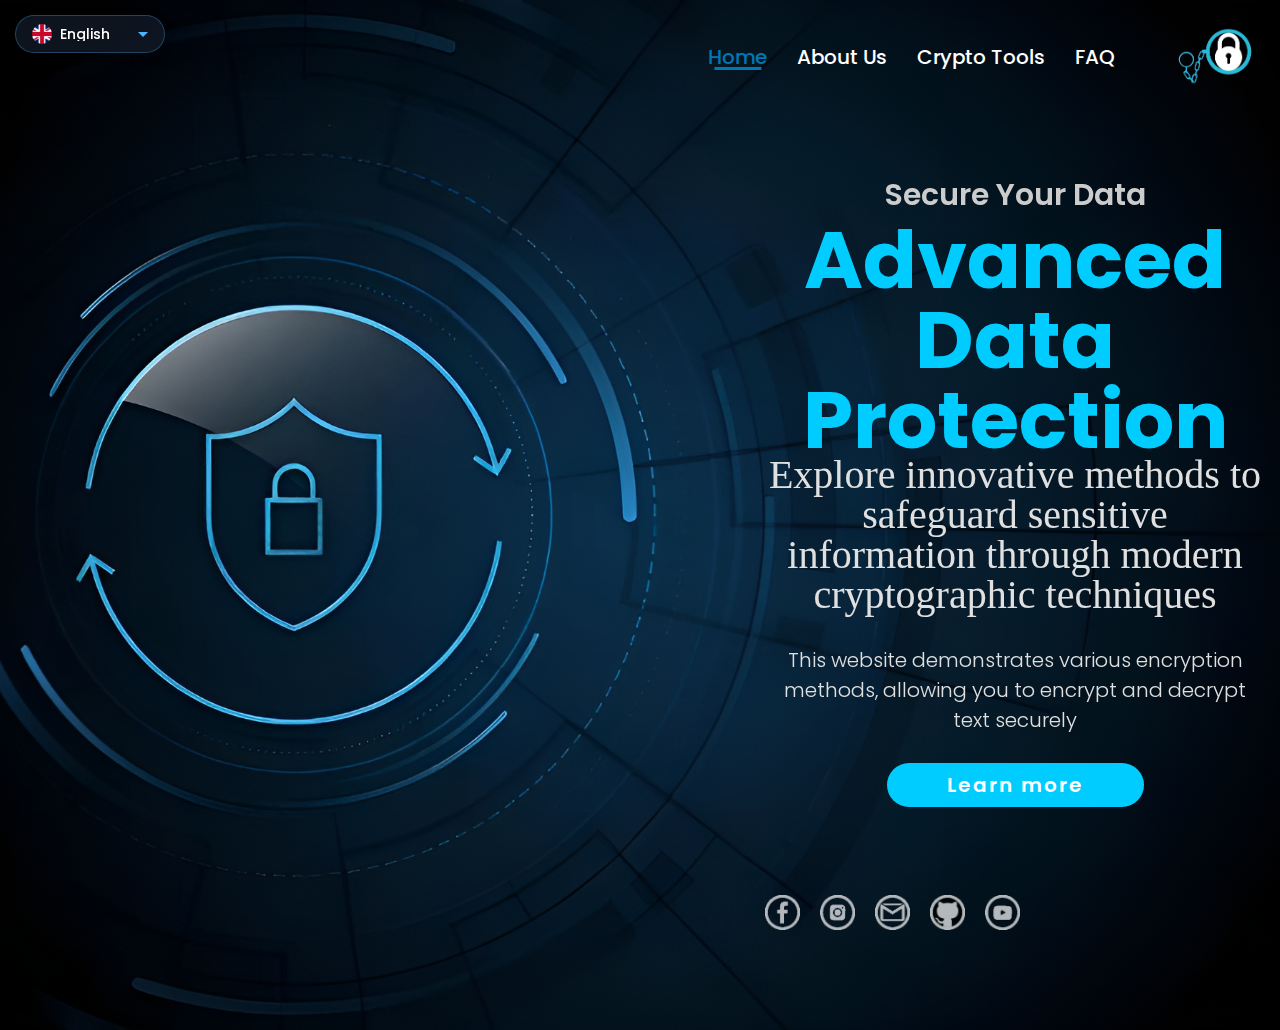
<file: index.html>
<!DOCTYPE html>
<html lang="en">
<head>
    <meta charset="UTF-8">
    <meta name="viewport" content="width=device-width, initial-scale=1.0">

    <link rel="stylesheet" href="css/nullstyle.css">
    <link rel="stylesheet" href="css/style.css">
    <link rel="stylesheet" href="css/media.css">

    <link href="https://fonts.googleapis.com/css2?family=Poppins:wght@400;500;600;700&display=swap" rel="stylesheet">

    <link rel="icon" type="image/x-icon" href="image/icon.ico">
    <title>Crypto Monocle</title>
</head>
<body>
    <!--
    Crypto Monocle
    Автор: Sira4110
    GitHub: https://github.com/Sira4110/Diplom_Sira4110
    Ліцензія: MIT
    -->
    <div class="wrapper-home">
        <div class="wrapper-home">
            <!-- Додаємо перемикач мови сюди, перед хедером -->
            <div class="lang-switcher">
                <div class="lang-dropdown" id="language-dropdown">
                    <div class="lang-current">
                        <img src="image/photo/en.png" alt="English flag" class="lang-flag" id="current-flag">
                        <span class="lang-name" id="current-language">English</span>
                        <span class="lang-arrow"></span>
                    </div>
                    <div class="lang-options">
                        <div class="lang-option" data-lang="en">
                            <img src="image/photo/en.png" alt="English flag" class="lang-flag">
                            <span class="lang-name">English</span>
                        </div>
                        <div class="lang-option" data-lang="ua">
                            <img src="image/photo/ua.png" alt="Ukrainian flag" class="lang-flag">
                            <span class="lang-name">Українська</span>
                        </div>
                    </div>
                </div>
            </div>

        <header class="header">
            <div class="container">
                <div class="header_inner">
                    <nav class="menu">
                        <ul class="menu_list">
                            <li class="menu_item">
                                <a href="index.html" class="menu_link active" data-i18n="home">Home</a>
                            </li>
                            <li class="menu_item">
                                <a href="about.html" class="menu_link" data-i18n="about">About Us</a>
                            </li>
                            <li class="menu_item">
                                <a href="tools.html" class="menu_link" data-i18n="tools">Crypto Tools</a>
                            </li>
                            <li class="menu_item">
                                <a href="faq.html" class="menu_link" data-i18n="faq">FAQ</a>
                            </li>
                        </ul>
                    </nav>
                    <a href="index.html" class="header_logo">
                        <img src="image/logo.png" alt="logo" class="logo_img">
                    </a>
                    <div class="header_burger">
                        <span></span>
                    </div>
                </div>
            </div>
        </header>

        <main class="main">

            <section class="home">
                <div class="container">
                    <div class="home_inner">
                        <div class="home_subtitle" data-i18n="secure">Secure Your Data</div>
                        <h1 class="home_title" data-i18n="title">Advanced Data Protection</h1>
                        <div class="home_descr" data-i18n="descr">Explore innovative methods to safeguard sensitive information through modern cryptographic techniques</div>
                        <p class="home_text" data-i18n="text">This website demonstrates various encryption methods, allowing you to encrypt and decrypt text securely</p>
                        <div class="home_button">
                            <a href="about.html" class="home_link" data-i18n="learn_more">Learn more</a>
                        </div>
                        <div class="home_social">
                            <a href="#" class="home_social--link">
                                <img src="image/icon/Facebook.png" alt="social" class="social_img">
                            </a>
                            <a href="#" class="home_social--link">
                                <img src="image/icon/Instagram.png" alt="social" class="social_img">
                            </a>
                            <a href="#" class="home_social--link tooltip" id="copy-email">
                                <img src="image/icon/Gmail.png" alt="social" class="social_img">
                                <span class="tooltip-text">Email: cryptomonocle@gmail.com</span>
                            </a>
                            <a href="#" class="home_social--link">
                                <img src="image/icon/Github.png" alt="social" class="social_img">
                            </a>
                            <a href="#" class="home_social--link">
                                <img src="image/icon/Youtube.png" alt="social" class="social_img">
                            </a>
                        </div>
                    </div>
                </div>
            </section>
        </main>
    </div>

    <script src="js/scrollreveal.min.js"></script>
	<script src="https://code.jquery.com/jquery-3.6.1.min.js"></script>
	<script src="js/slick.min.js"></script>
	<script src="js/script.js"></script>
    <script src="js/lang.js"></script>
</body>
</html>
</file>
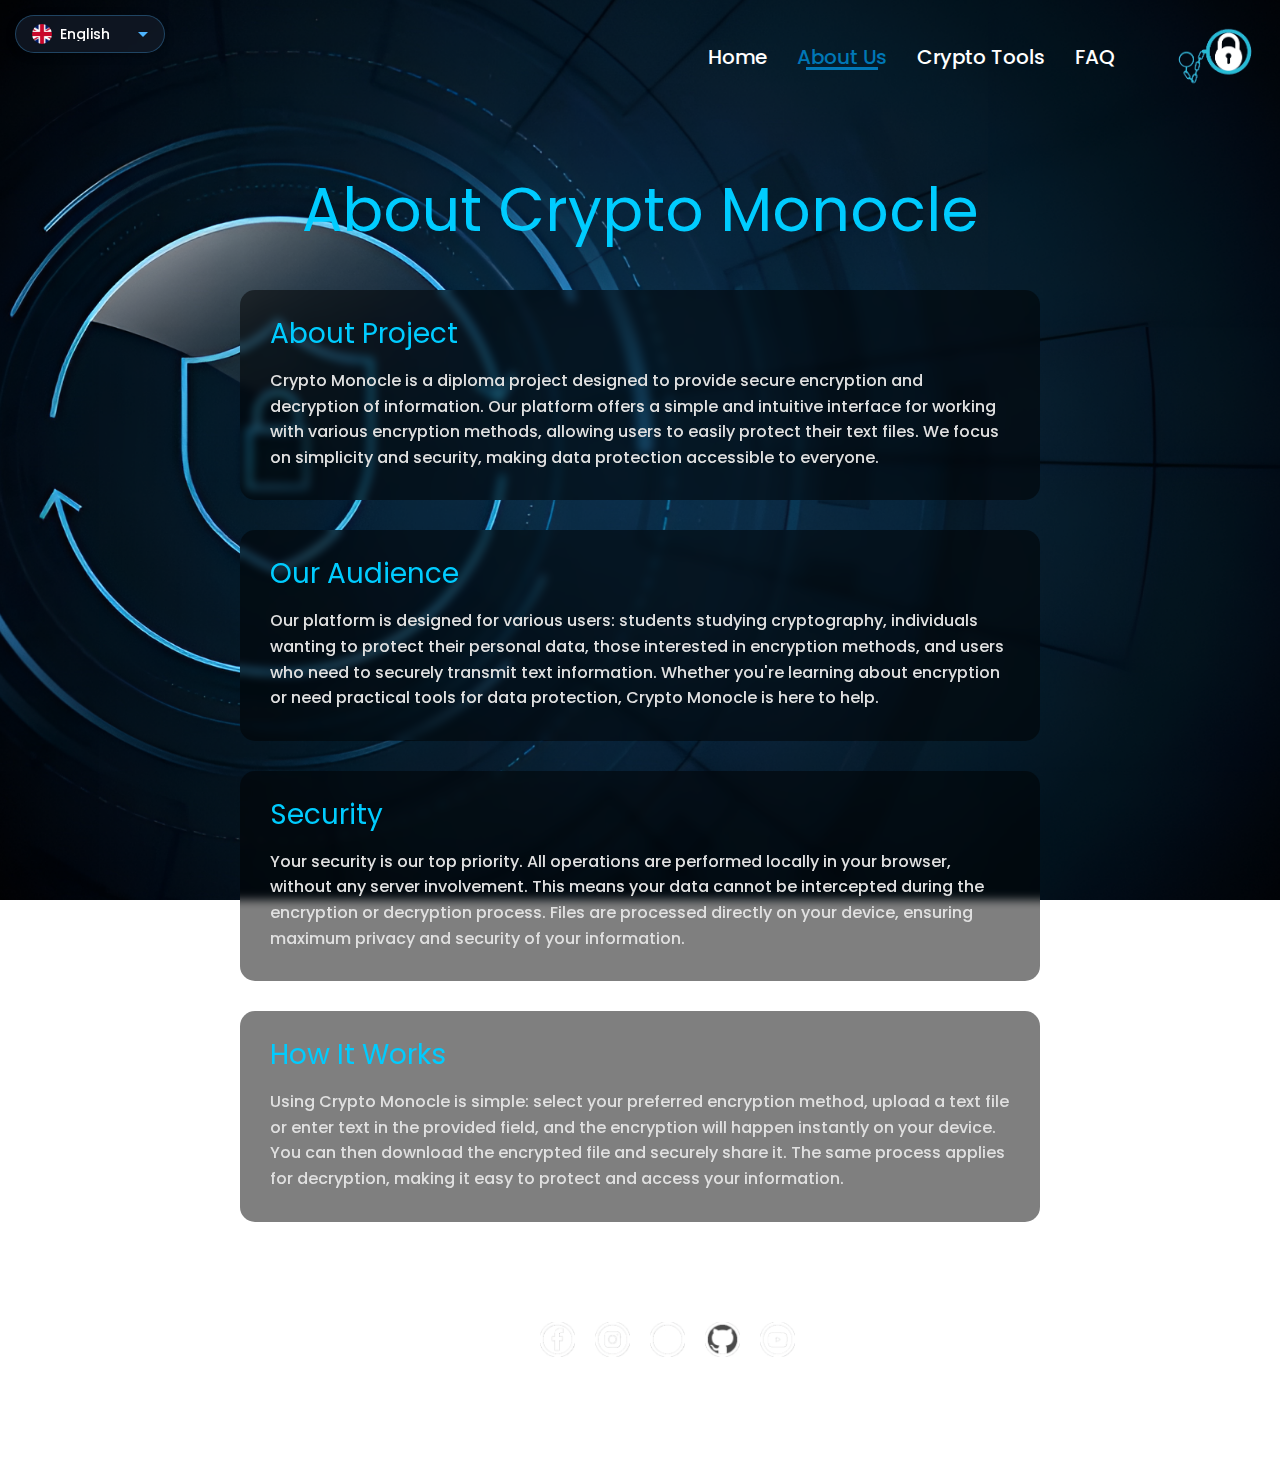
<file: about.html>
<!DOCTYPE html>
<html lang="en">
<head>
    <meta charset="UTF-8">
    <meta name="viewport" content="width=device-width, initial-scale=1.0">

    <link rel="stylesheet" href="css/nullstyle.css">
    <link rel="stylesheet" href="css/style.css">
    <link rel="stylesheet" href="css/media.css">

    <link href="https://fonts.googleapis.com/css2?family=Poppins:wght@400;500;600;700&display=swap" rel="stylesheet">

    <link rel="icon" type="image/x-icon" href="image/icon.ico">
    <title data-i18n="about">About Us</title>
</head>
<body>
    <!--
    Crypto Monocle
    Автор: Sira4110
    GitHub: https://github.com/Sira4110/Diplom_Sira4110
    Ліцензія: MIT
    -->
    <div class="wrapper">
        <!-- Додаємо перемикач мови сюди, перед хедером -->
        <div class="lang-switcher">
            <div class="lang-dropdown" id="language-dropdown">
                <div class="lang-current">
                    <img src="image/photo/en.png" alt="English flag" class="lang-flag" id="current-flag">
                    <span class="lang-name" id="current-language">English</span>
                    <span class="lang-arrow"></span>
                </div>
                <div class="lang-options">
                    <div class="lang-option" data-lang="en">
                        <img src="image/photo/en.png" alt="English flag" class="lang-flag">
                        <span class="lang-name">English</span>
                    </div>
                    <div class="lang-option" data-lang="ua">
                        <img src="image/photo/ua.png" alt="Ukrainian flag" class="lang-flag">
                        <span class="lang-name">Українська</span>
                    </div>
                </div>
            </div>
        </div>

        <header class="header">
            <div class="container">
                <div class="header_inner">
                    <nav class="menu">
                        <ul class="menu_list">
                            <li class="menu_item">
                                <a href="index.html" class="menu_link" data-i18n="home">Home</a>
                            </li>
                            <li class="menu_item">
                                <a href="about.html" class="menu_link active" data-i18n="about">About Us</a>
                            </li>
                            <li class="menu_item">
                                <a href="tools.html" class="menu_link" data-i18n="tools">Crypto Tools</a>
                            </li>
                            <li class="menu_item">
                                <a href="faq.html" class="menu_link" data-i18n="faq">FAQ</a>
                            </li>
                        </ul>
                    </nav>
                    <a href="index.html" class="header_logo">
                        <img src="image/logo.png" alt="logo" class="logo_img">
                    </a>
                    <div class="header_burger">
                        <span></span>
                    </div>
                </div>
            </div>
        </header>

        <main class="main">

            <section class="about">
                <div class="container">
                    <div class="about_inner">
                        <h1 class="about_title" data-i18n="about_title">About Crypto Monocle</h1>
                        
                        <div class="about_block">
                            <h2 class="about_subtitle" data-i18n="about_project_title">About Project</h2>
                            <p class="about_text" data-i18n="about_project_text">
                                Crypto Monocle is a diploma project designed to provide secure encryption and decryption of information. Our platform offers a simple and intuitive interface for working with various encryption methods, allowing users to easily protect their text files. We focus on simplicity and security, making data protection accessible to everyone.
                            </p>
                        </div>

                        <div class="about_block">
                            <h2 class="about_subtitle" data-i18n="about_audience_title">Our Audience</h2>
                            <p class="about_text" data-i18n="about_audience_text">
                                Our platform is designed for various users: students studying cryptography, individuals wanting to protect their personal data, those interested in encryption methods, and users who need to securely transmit text information. Whether you're learning about encryption or need practical tools for data protection, Crypto Monocle is here to help.
                            </p>
                        </div>

                        <div class="about_block">
                            <h2 class="about_subtitle" data-i18n="about_security_title">Security</h2>
                            <p class="about_text" data-i18n="about_security_text">
                                Your security is our top priority. All operations are performed locally in your browser, without any server involvement. This means your data cannot be intercepted during the encryption or decryption process. Files are processed directly on your device, ensuring maximum privacy and security of your information.
                            </p>
                        </div>

                        <div class="about_block">
                            <h2 class="about_subtitle" data-i18n="about_how_title">How It Works</h2>
                            <p class="about_text" data-i18n="about_how_text">
                                Using Crypto Monocle is simple: select your preferred encryption method, upload a text file or enter text in the provided field, and the encryption will happen instantly on your device. You can then download the encrypted file and securely share it. The same process applies for decryption, making it easy to protect and access your information.
                            </p>
                        </div>
                        <div class="home_inner">
                            <div class="home_social_fixed">
                                <a href="#" class="home_social--link">
                                    <img src="image/icon/Facebook.png" alt="social" class="social_img">
                                </a>
                                <a href="#" class="home_social--link">
                                    <img src="image/icon/Instagram.png" alt="social" class="social_img">
                                </a>
                                <a href="#" class="home_social--link tooltip" id="copy-email">
                                    <img src="image/icon/Gmail.png" alt="social" class="social_img">
                                    <span class="tooltip-text">Email: cryptomonocle@gmail.com</span>
                                </a>
                                <a href="#" class="home_social--link">
                                    <img src="image/icon/Github.png" alt="social" class="social_img">
                                </a>
                                <a href="#" class="home_social--link">
                                    <img src="image/icon/Youtube.png" alt="social" class="social_img">
                                </a>
                            </div>
                        </div>
                    </div>
                </div>
            </section>
        </main>
    </div>

    <script src="js/scrollreveal.min.js"></script>
    <script src="https://code.jquery.com/jquery-3.6.1.min.js"></script>
    <script src="js/slick.min.js"></script>
    <script src="js/script.js"></script>
    <script src="js/lang.js"></script>
</body>
</html>
</file>
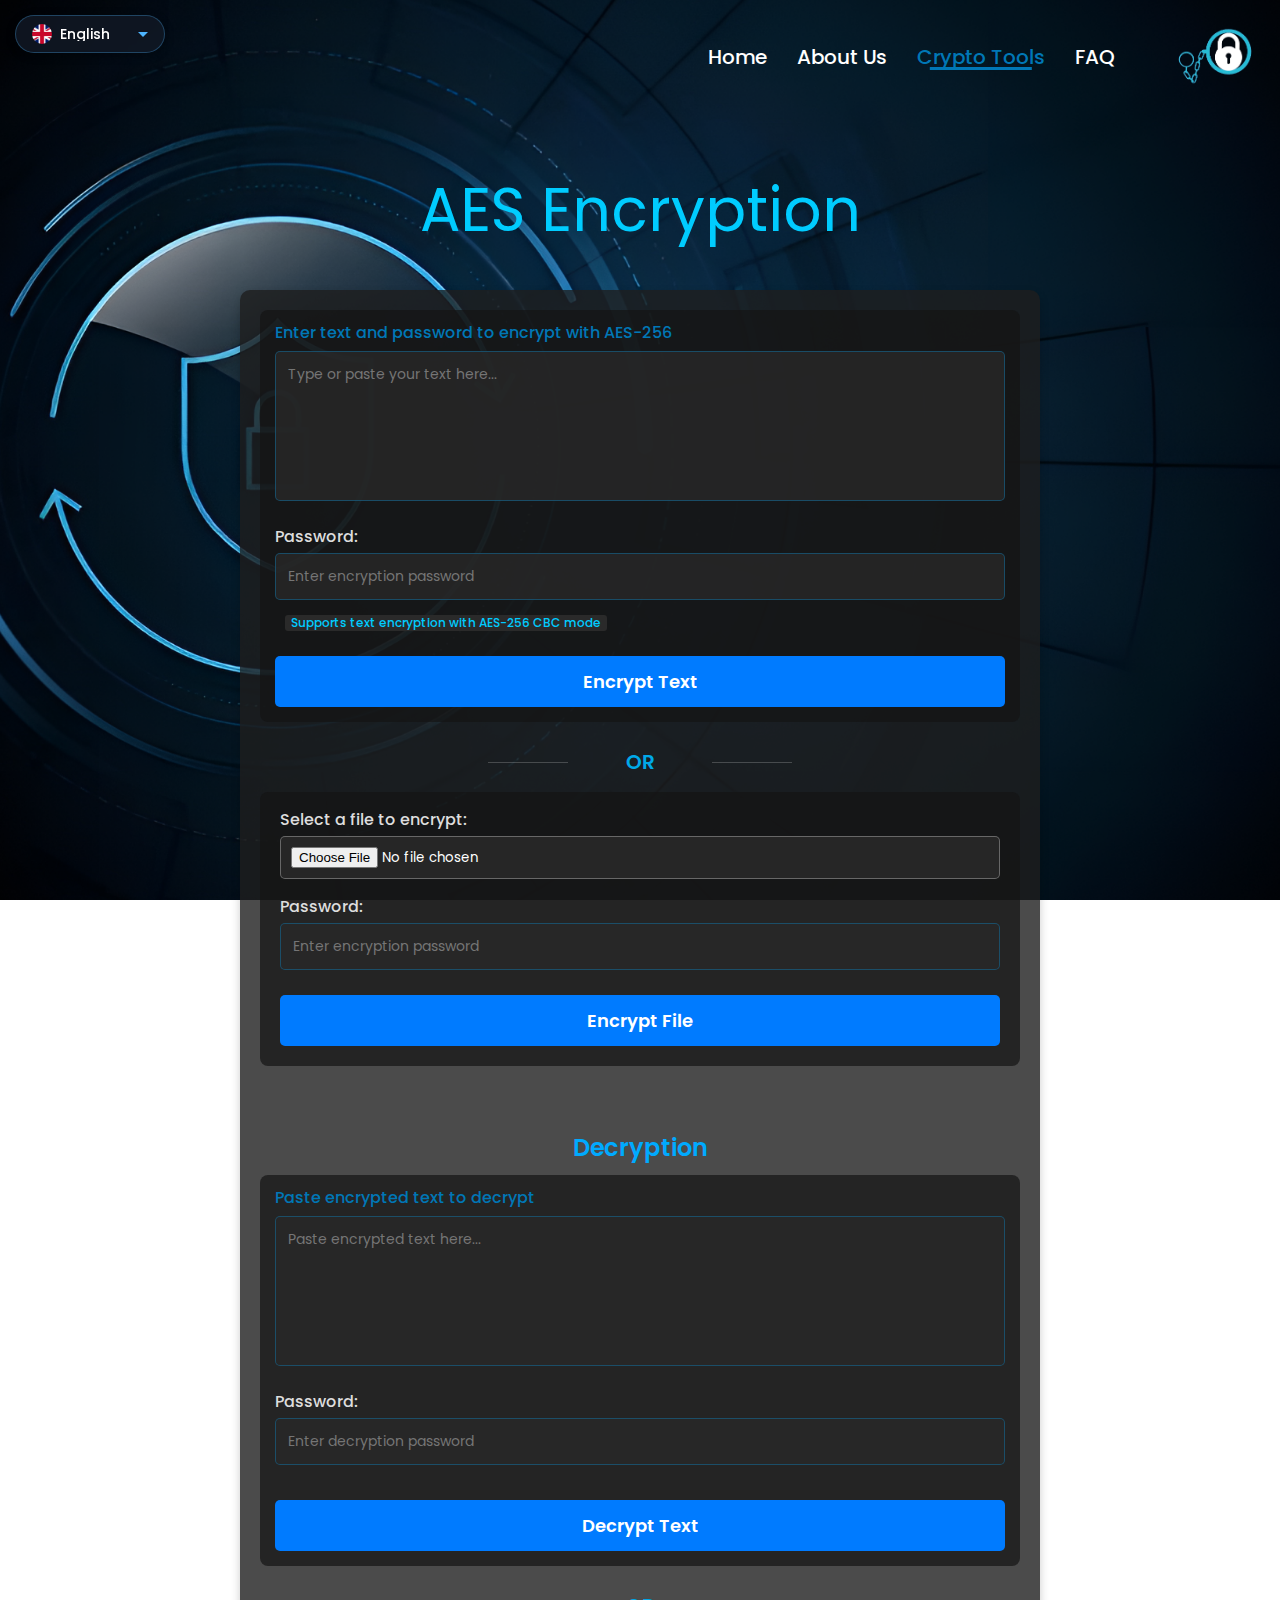
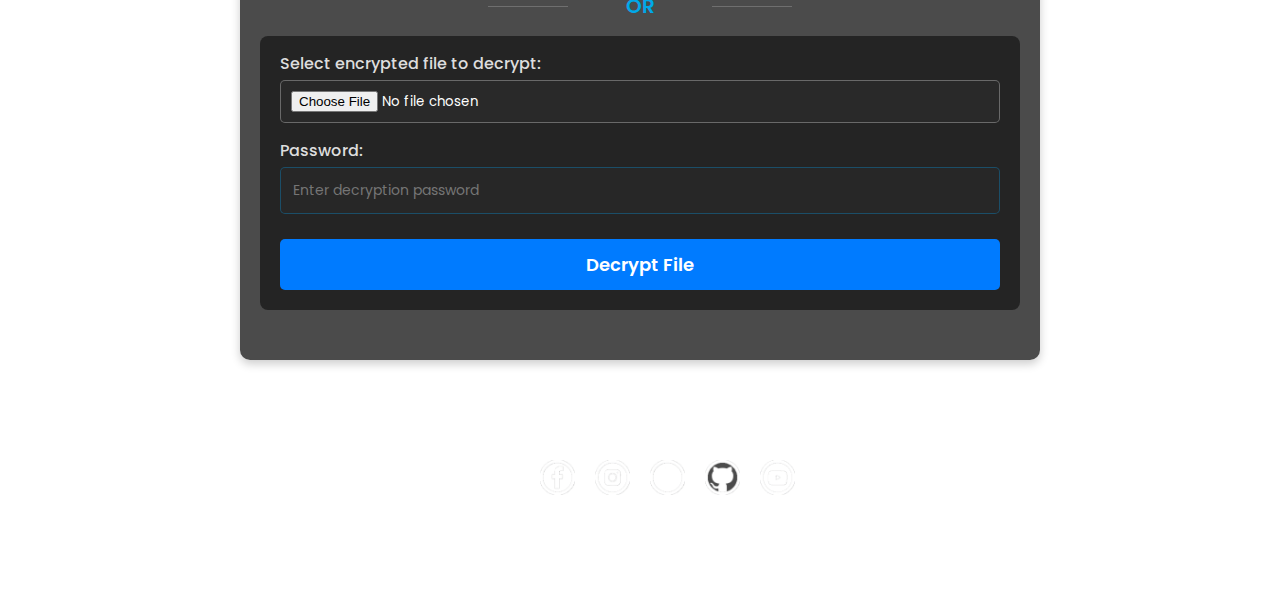
<file: aes.html>
<!DOCTYPE html>
<html lang="en">
<head>
    <meta charset="UTF-8">
    <meta name="viewport" content="width=device-width, initial-scale=1.0">

    <link rel="stylesheet" href="css/nullstyle.css">
    <link rel="stylesheet" href="css/style.css">
    <link rel="stylesheet" href="css/media.css">

    <link href="https://fonts.googleapis.com/css2?family=Poppins:wght@400;500;600;700&display=swap" rel="stylesheet">

    <link rel="icon" type="image/x-icon" href="image/icon.ico">
    <title data-i18n="aes_title">AES Encryption</title>
</head>
<body>
    <!--
    Crypto Monocle
    Автор: Sira4110
    GitHub: https://github.com/Sira4110/Diplom_Sira4110
    Ліцензія: MIT
    -->
    <div class="wrapper">

        <!-- Додаємо перемикач мови сюди, перед хедером -->
        <div class="lang-switcher">
            <div class="lang-dropdown" id="language-dropdown">
                <div class="lang-current">
                    <img src="image/photo/en.png" alt="English flag" class="lang-flag" id="current-flag">
                    <span class="lang-name" id="current-language">English</span>
                    <span class="lang-arrow"></span>
                </div>
                <div class="lang-options">
                    <div class="lang-option" data-lang="en">
                        <img src="image/photo/en.png" alt="English flag" class="lang-flag">
                        <span class="lang-name">English</span>
                    </div>
                    <div class="lang-option" data-lang="ua">
                        <img src="image/photo/ua.png" alt="Ukrainian flag" class="lang-flag">
                        <span class="lang-name">Українська</span>
                    </div>
                </div>
            </div>
        </div>
        
        <header class="header">
            <div class="container">
                <div class="header_inner">
                    <nav class="menu">
                        <ul class="menu_list">
                            <li class="menu_item">
                                <a href="index.html" class="menu_link" data-i18n="home">Home</a>
                            </li>
                            <li class="menu_item">
                                <a href="about.html" class="menu_link" data-i18n="about">About Us</a>
                            </li>
                            <li class="menu_item">
                                <a href="tools.html" class="menu_link active" data-i18n="tools">Crypto Tools</a>
                            </li>
                            <li class="menu_item">
                                <a href="faq.html" class="menu_link" data-i18n="faq">FAQ</a>
                            </li>
                        </ul>
                    </nav>
                    <a href="index.html" class="header_logo">
                        <img src="image/logo.png" alt="logo" class="logo_img">
                    </a>
                    <div class="header_burger">
                        <span></span>
                    </div>
                </div>
            </div>
        </header>

        <main class="main">
            <section class="faq">
                <div class="container">
                    <div class="faq_inner">
                        <h1 class="faq_title" data-i18n="aes_title">AES Encryption</h1>
                        
                        <div class="otp_container">
                            <!-- Text input section -->
                            <div class="text-input-section">
                                <p class="input-hint" data-i18n="aes_input_hint">Enter text and password to encrypt with AES-256</p>
                                <textarea id="inputText" placeholder="" class="fixed-textarea" data-i18n-placeholder="aes_placeholder"></textarea>
                                <div class="password-section">
                                    <label for="passwordInput" data-i18n="aes_password_label">Password:</label>
                                    <input type="password" id="passwordInput" class="password-input" data-i18n-placeholder="aes_password_placeholder">
                                    <div class="format-indicator" data-i18n="aes_format_info">Supports text encryption with AES-256 CBC mode</div>
                                </div>
                                
                                <div class="text-actions">
                                    <button onclick="aesEncryptor.encryptText()" class="primary-btn" data-i18n="aes_encrypt_btn">Encrypt Text</button>
                                </div>
                                
                                <!-- Encrypted results (hidden by default) -->
                                <div id="encryptionResults" class="encryption-results" style="display: none;">
                                    <h3 data-i18n="aes_encrypted_title">Encrypted Text (Base64):</h3>
                                    <textarea id="encryptedTextArea" class="result-textarea" readonly></textarea>
                                    <div class="result-actions">
                                        <button onclick="aesEncryptor.copyEncryptedText()" class="secondary-btn" data-i18n="aes_copy_encrypted_btn">Copy Encrypted Text</button>
                                        <button onclick="aesEncryptor.downloadEncryptedText()" class="secondary-btn" data-i18n="aes_download_encrypted_btn">Download Encrypted File</button>
                                    </div>
                                </div>
                            </div>
                            
                            <div class="section-divider" data-i18n="aes_or">OR</div>
                            
                            <!-- File encryption section -->
                            <div class="file-input-section">
                                <label for="inputFile" data-i18n="aes_select_file">Select a file to encrypt:</label>
                                <input type="file" id="inputFile" />
                                
                                <div class="password-section">
                                    <label for="filePasswordInput" data-i18n="aes_password_label">Password:</label>
                                    <!-- <input type="password" id="filePasswordInput" class="password-input" placeholder="Enter encryption password"> -->
                                    <input type="password" id="filePasswordInput" class="password-input" placeholder="" data-i18n-placeholder="aes_password_placeholder">
                                </div>
                                
                                <button onclick="aesEncryptor.encryptFile()" class="primary-btn" data-i18n="aes_encrypt_file_btn">Encrypt File</button>
                            </div>

                            <br><br>

                            <h2 data-i18n="aes_decryption_title">Decryption</h2>

                            <!-- Text decryption section -->
                            <div class="text-input-section">
                                <p class="input-hint" data-i18n="aes_decrypt_hint">Paste encrypted text to decrypt</p>
                                <textarea id="encryptedInput" placeholder="" class="fixed-textarea" data-i18n-placeholder="aes_decrypt_placeholder"></textarea>
                                <div class="password-section">
                                    <label for="decryptPasswordInput" data-i18n="aes_password_label">Password:</label>
                                    <input type="password" id="decryptPasswordInput" class="password-input" placeholder="" data-i18n-placeholder="aes_decrypt_password_placeholder">
                                </div>
                                
                                <div class="text-actions">
                                    <button onclick="aesEncryptor.decryptText()" class="primary-btn" data-i18n="aes_decrypt_btn">Decrypt Text</button>
                                </div>
                                
                                <!-- Decryption result section (hidden by default) -->
                                <div id="decryptionResult" class="decryption-result" style="display: none;">
                                    <h3>Decryption Result:</h3>
                                    <textarea id="decryptedTextArea" class="result-textarea" readonly></textarea>
                                    <div class="result-actions">
                                        <button onclick="aesEncryptor.copyDecryptedText()" class="secondary-btn" data-i18n="aes_copy_decrypted_btn">Copy Result</button>
                                        <button onclick="aesEncryptor.downloadDecryptedText()" class="secondary-btn" data-i18n="aes_download_decrypted_btn">Download Result</button>
                                    </div>
                                </div>
                            </div>
                            
                            <div class="section-divider" data-i18n="aes_or">OR</div>
                            
                            <!-- File decryption section -->
                            <div class="file-input-section">
                                <label for="encryptedFile" data-i18n="aes_select_encrypted_file">Select encrypted file to decrypt:</label>
                                <input type="file" id="encryptedFile" />
                                
                                <div class="password-section">
                                    <label for="fileDecryptPasswordInput" data-i18n="aes_password_label">Password:</label>
                                    <input type="password" id="fileDecryptPasswordInput" class="password-input" placeholder="" data-i18n-placeholder="aes_decrypt_password_placeholder">
                                </div>
                                
                                <button onclick="aesEncryptor.decryptFile()" class="primary-btn" data-i18n="aes_decrypt_file_btn">Decrypt File</button>
                            </div>
                        </div>

                        <div class="home_inner">
                            <div class="home_social_fixed">
                                <a href="#" class="home_social--link">
                                    <img src="image/icon/Facebook.png" alt="social" class="social_img">
                                </a>
                                <a href="#" class="home_social--link">
                                    <img src="image/icon/Instagram.png" alt="social" class="social_img">
                                </a>
                                <a href="#" class="home_social--link tooltip" id="copy-email">
                                    <img src="image/icon/Gmail.png" alt="social" class="social_img">
                                    <span class="tooltip-text">Email: cryptomonocle@gmail.com</span>
                                </a>
                                <a href="#" class="home_social--link">
                                    <img src="image/icon/Github.png" alt="social" class="social_img">
                                </a>
                                <a href="#" class="home_social--link">
                                    <img src="image/icon/Youtube.png" alt="social" class="social_img">
                                </a>
                            </div>
                        </div>
                    </div>
                </div>
            </section>
        </main>
    </div>

    <script src="js/scrollreveal.min.js"></script>
    <script src="https://code.jquery.com/jquery-3.6.1.min.js"></script>
    <script src="js/slick.min.js"></script>
    <script src="js/script.js"></script>
    <script src="js/aes.js"></script>
    <script src="js/lang.js"></script>
</body>
</html>
</file>
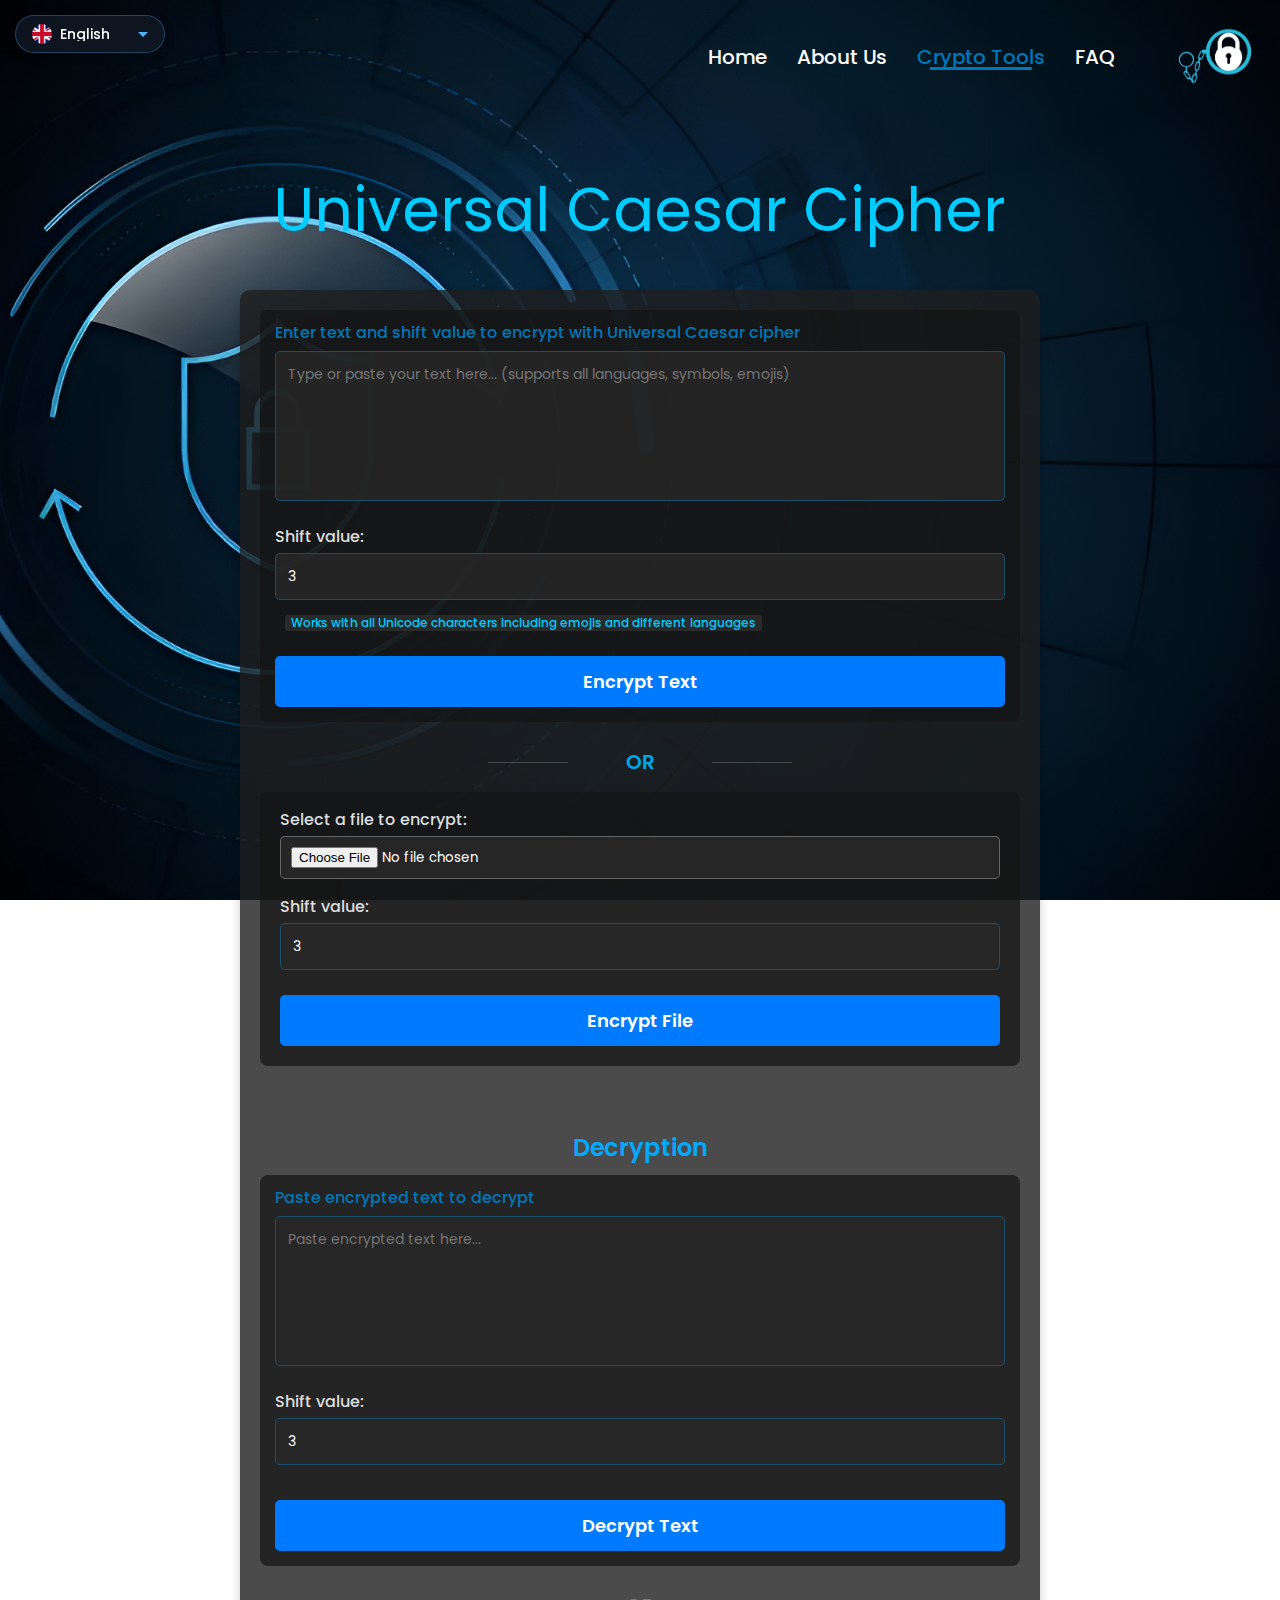
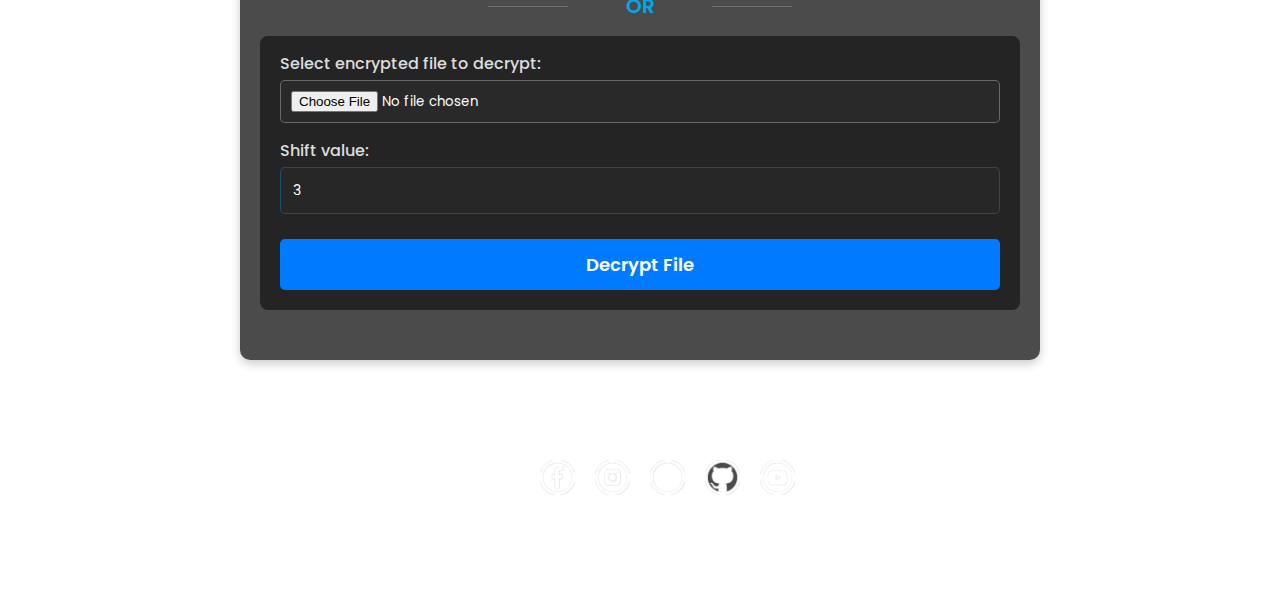
<file: caesar.html>
<!DOCTYPE html>
<html lang="en">
<head>
    <meta charset="UTF-8">
    <meta name="viewport" content="width=device-width, initial-scale=1.0">

    <link rel="stylesheet" href="css/nullstyle.css">
    <link rel="stylesheet" href="css/style.css">
    <link rel="stylesheet" href="css/media.css">

    <link href="https://fonts.googleapis.com/css2?family=Poppins:wght@400;500;600;700&display=swap" rel="stylesheet">

    <link rel="icon" type="image/x-icon" href="image/icon.ico">
    <title data-i18n="caesar_title">Universal Caesar Cipher</title>
</head>
<body>
    <!--
    Crypto Monocle
    Автор: Sira4110
    GitHub: https://github.com/Sira4110/Diplom_Sira4110
    Ліцензія: MIT
    -->
    <div class="wrapper">

        <!-- Додаємо перемикач мови сюди, перед хедером -->
        <div class="lang-switcher">
            <div class="lang-dropdown" id="language-dropdown">
                <div class="lang-current">
                    <img src="image/photo/en.png" alt="English flag" class="lang-flag" id="current-flag">
                    <span class="lang-name" id="current-language">English</span>
                    <span class="lang-arrow"></span>
                </div>
                <div class="lang-options">
                    <div class="lang-option" data-lang="en">
                        <img src="image/photo/en.png" alt="English flag" class="lang-flag">
                        <span class="lang-name">English</span>
                    </div>
                    <div class="lang-option" data-lang="ua">
                        <img src="image/photo/ua.png" alt="Ukrainian flag" class="lang-flag">
                        <span class="lang-name">Українська</span>
                    </div>
                </div>
            </div>
        </div>

        <header class="header">
            <div class="container">
                <div class="header_inner">
                    <nav class="menu">
                        <ul class="menu_list">
                            <li class="menu_item">
                                <a href="index.html" class="menu_link" data-i18n="home">Home</a>
                            </li>
                            <li class="menu_item">
                                <a href="about.html" class="menu_link" data-i18n="about">About Us</a>
                            </li>
                            <li class="menu_item">
                                <a href="tools.html" class="menu_link active" data-i18n="tools">Crypto Tools</a>
                            </li>
                            <li class="menu_item">
                                <a href="faq.html" class="menu_link" data-i18n="faq">FAQ</a>
                            </li>
                        </ul>
                    </nav>
                    <a href="index.html" class="header_logo">
                        <img src="image/logo.png" alt="logo" class="logo_img">
                    </a>
                    <div class="header_burger">
                        <span></span>
                    </div>
                </div>
            </div>
        </header>

        <main class="main">
            <section class="faq">
                <div class="container">
                    <div class="faq_inner">
                        <h1 class="faq_title" data-i18n="caesar_title">Universal Caesar Cipher</h1>
                        
                        <div class="otp_container">
                            <!-- Text input section -->
                            <div class="text-input-section">
                                <p class="input-hint" data-i18n="caesar_input_hint">Enter text and shift value to encrypt with Universal Caesar cipher</p>
                                <textarea id="inputText" placeholder="" class="fixed-textarea" data-i18n-placeholder="caesar_placeholder"></textarea>
                                
                                <div class="password-section">
                                    <label for="shiftInput" data-i18n="caesar_shift_label">Shift value:</label>
                                    <input type="number" id="shiftInput" class="password-input" min="1" value="3" placeholder="Enter shift value" data-i18n="caesar_shift_placeholder">
                                    <div class="format-indicator" data-i18n="caesar_format_info">Works with all Unicode characters including emojis and different languages</div>
                                </div>
                                
                                <div class="text-actions">
                                    <button onclick="caesarCipher.encryptText()" class="primary-btn" data-i18n="caesar_encrypt_btn">Encrypt Text</button>
                                </div>
                                
                                <!-- Encrypted results (hidden by default) -->
                                <div id="encryptionResults" class="encryption-results" style="display: none;">
                                    <h3 data-i18n="caesar_encrypted_title">Encrypted Text:</h3>
                                    <textarea id="encryptedTextArea" class="result-textarea" readonly></textarea>
                                    <div class="result-actions">
                                        <button onclick="caesarCipher.copyEncryptedText()" class="secondary-btn" data-i18n="caesar_copy_encrypted_btn">Copy Encrypted Text</button>
                                        <button onclick="caesarCipher.downloadEncryptedText()" class="secondary-btn" data-i18n="caesar_download_encrypted_btn">Download Encrypted File</button>
                                    </div>
                                </div>
                            </div>
                            
                            <div class="section-divider" data-i18n="caesar_or">OR</div>
                            
                            <!-- File encryption section -->
                            <div class="file-input-section">
                                <label for="inputFile" data-i18n="caesar_select_file">Select a file to encrypt:</label>
                                <input type="file" id="inputFile" />
                                
                                <div class="password-section">
                                    <label for="fileShiftInput" data-i18n="caesar_shift_label">Shift value:</label>
                                    <input type="number" id="fileShiftInput" class="password-input" min="1" value="3" placeholder="Enter shift value">
                                </div>
                                
                                <button onclick="caesarCipher.encryptFile()" class="primary-btn" data-i18n="caesar_encrypt_file_btn">Encrypt File</button>
                            </div>

                            <br><br>

                            <h2 data-i18n="caesar_decryption_title">Decryption</h2>

                            <!-- Text decryption section -->
                            <div class="text-input-section">
                                <p class="input-hint" data-i18n="caesar_decrypt_hint">Paste encrypted text to decrypt</p>
                                <textarea id="encryptedInput" placeholder="" class="fixed-textarea" data-i18n-placeholder="caesar_decrypt_placeholder"></textarea>
                                <div class="password-section">
                                    <label for="decryptShiftInput" data-i18n="caesar_shift_label">Shift value:</label>
                                    <input type="number" id="decryptShiftInput" class="password-input" min="1" value="3" placeholder="Enter shift value">
                                </div>
                                
                                <div class="text-actions">
                                    <button onclick="caesarCipher.decryptText()" class="primary-btn" data-i18n="caesar_decrypt_btn">Decrypt Text</button>
                                </div>
                                
                                <!-- Decryption result section (hidden by default) -->
                                <div id="decryptionResult" class="decryption-result" style="display: none;">
                                    <h3 data-i18n="caesar_decryption_result">Decryption Result:</h3>
                                    <textarea id="decryptedTextArea" class="result-textarea" readonly></textarea>
                                    <div class="result-actions">
                                        <button onclick="caesarCipher.copyDecryptedText()" class="secondary-btn" data-i18n="caesar_copy_decrypted_btn">Copy Result</button>
                                        <button onclick="caesarCipher.downloadDecryptedText()" class="secondary-btn" data-i18n="caesar_download_decrypted_btn">Download Result</button>
                                    </div>
                                </div>
                            </div>
                            
                            <div class="section-divider">OR</div>
                            
                            <!-- File decryption section -->
                            <div class="file-input-section">
                                <label for="encryptedFile" data-i18n="caesar_select_encrypted_file">Select encrypted file to decrypt:</label>
                                <input type="file" id="encryptedFile" />
                                
                                <div class="password-section">
                                    <label for="fileDecryptShiftInput" data-i18n="caesar_shift_label">Shift value:</label>
                                    <input type="number" id="fileDecryptShiftInput" class="password-input" min="1" value="3" placeholder="Enter shift value">
                                </div>
                                
                                <button onclick="caesarCipher.decryptFile()" class="primary-btn" data-i18n="caesar_decrypt_file_btn">Decrypt File</button>
                            </div>
                        </div>

                        <div class="home_inner">
                            <div class="home_social_fixed">
                                <a href="#" class="home_social--link">
                                    <img src="image/icon/Facebook.png" alt="social" class="social_img">
                                </a>
                                <a href="#" class="home_social--link">
                                    <img src="image/icon/Instagram.png" alt="social" class="social_img">
                                </a>
                                <a href="#" class="home_social--link tooltip" id="copy-email">
                                    <img src="image/icon/Gmail.png" alt="social" class="social_img">
                                    <span class="tooltip-text">Email: cryptomonocle@gmail.com</span>
                                </a>
                                <a href="#" class="home_social--link">
                                    <img src="image/icon/Github.png" alt="social" class="social_img">
                                </a>
                                <a href="#" class="home_social--link">
                                    <img src="image/icon/Youtube.png" alt="social" class="social_img">
                                </a>
                            </div>
                        </div>
                    </div>
                </div>
            </section>
        </main>
    </div>

    <script src="js/scrollreveal.min.js"></script>
    <script src="https://code.jquery.com/jquery-3.6.1.min.js"></script>
    <script src="js/slick.min.js"></script>
    <script src="js/script.js"></script>
    <script src="js/caesar.js"></script>
    <script src="js/lang.js"></script>
</body>
</html>
</file>
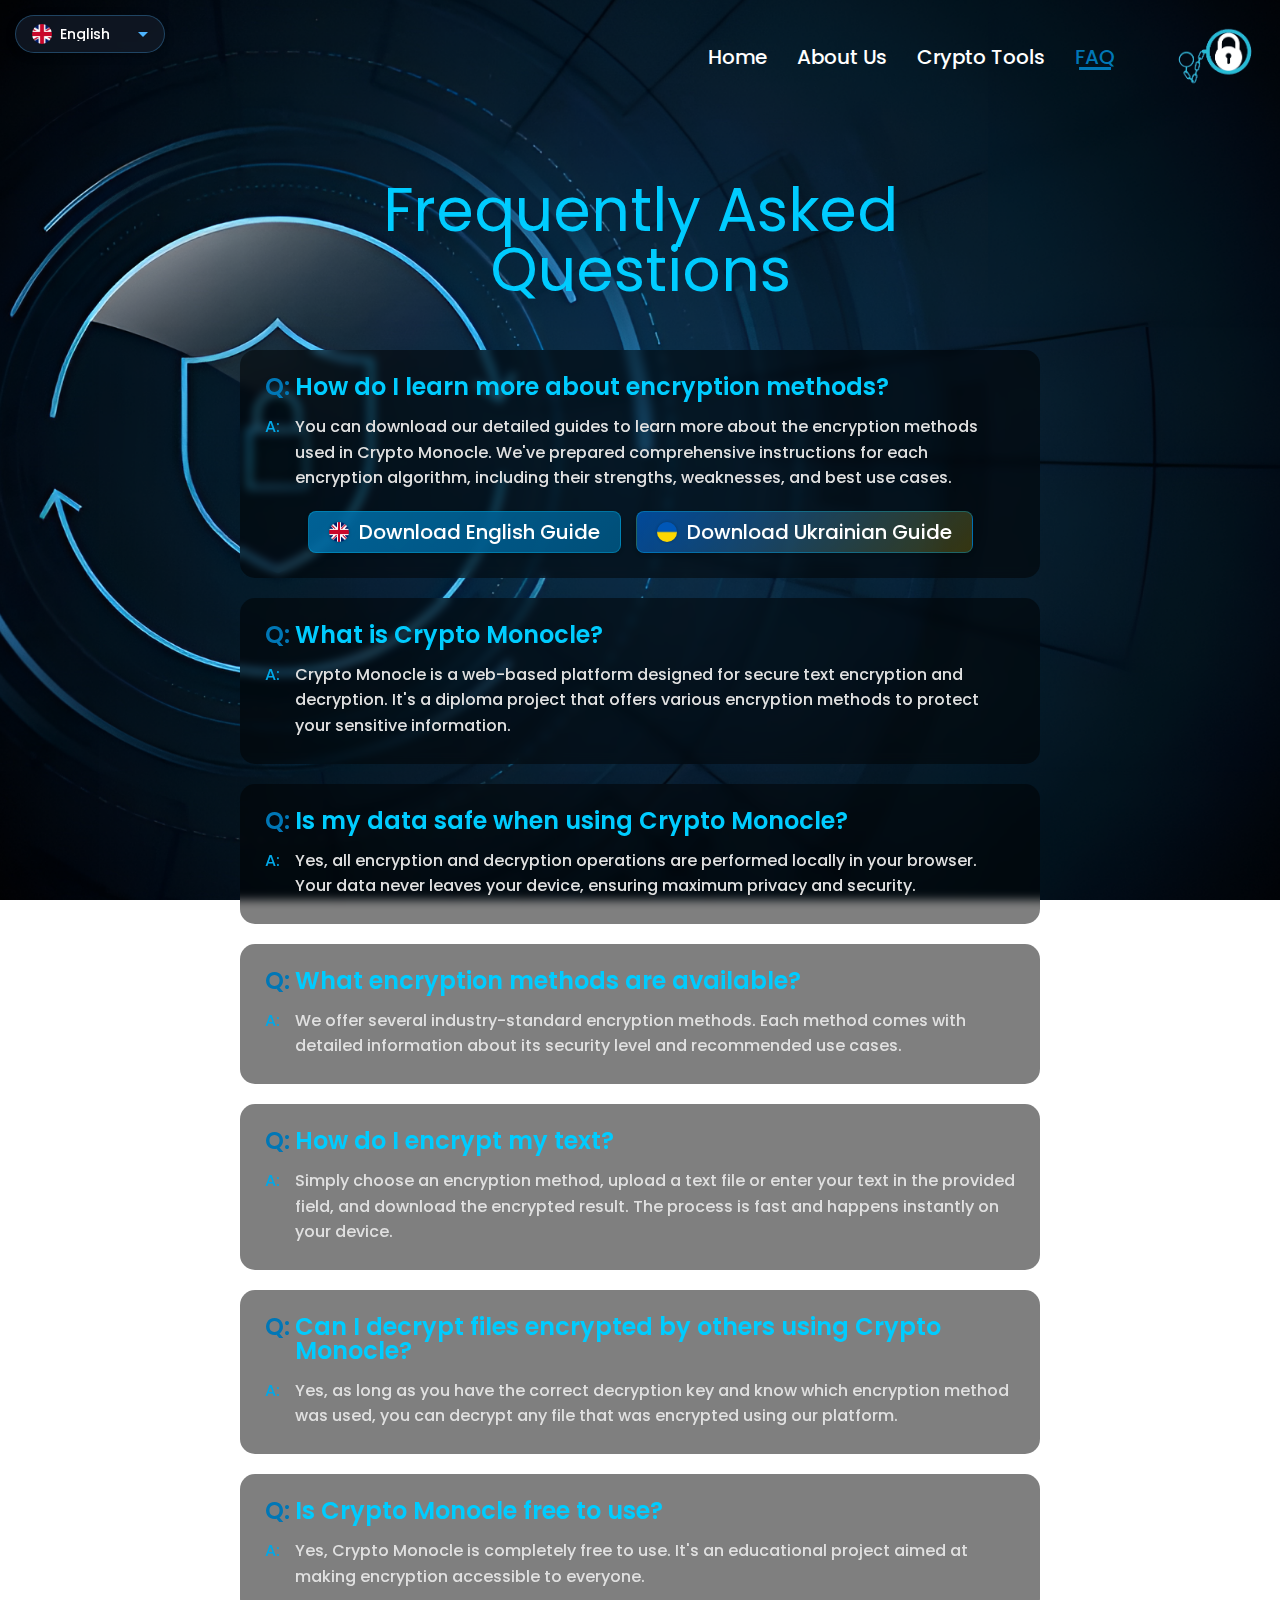
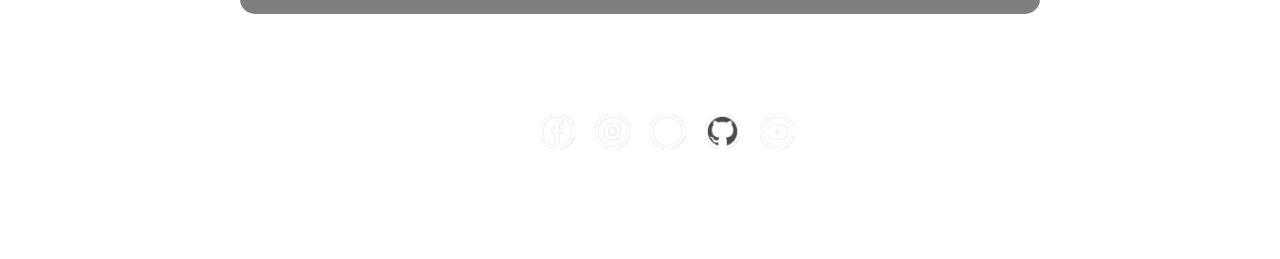
<file: faq.html>
<!DOCTYPE html>
<html lang="en">
<head>
    <meta charset="UTF-8">
    <meta name="viewport" content="width=device-width, initial-scale=1.0">

    <link rel="stylesheet" href="css/nullstyle.css">
    <link rel="stylesheet" href="css/style.css">
    <link rel="stylesheet" href="css/media.css">

    <link href="https://fonts.googleapis.com/css2?family=Poppins:wght@400;500;600;700&display=swap" rel="stylesheet">

    <link rel="icon" type="image/x-icon" href="image/icon.ico">
    <title data-i18n="faq">FAQ</title>
</head>
<body>
    <!--
    Crypto Monocle
    Автор: Sira4110
    GitHub: https://github.com/Sira4110/Diplom_Sira4110
    Ліцензія: MIT
    -->
    <div class="wrapper">
        <!-- Додаємо перемикач мови сюди, перед хедером -->
        <div class="lang-switcher">
            <div class="lang-dropdown" id="language-dropdown">
                <div class="lang-current">
                    <img src="image/photo/en.png" alt="English flag" class="lang-flag" id="current-flag">
                    <span class="lang-name" id="current-language">English</span>
                    <span class="lang-arrow"></span>
                </div>
                <div class="lang-options">
                    <div class="lang-option" data-lang="en">
                        <img src="image/photo/en.png" alt="English flag" class="lang-flag">
                        <span class="lang-name">English</span>
                    </div>
                    <div class="lang-option" data-lang="ua">
                        <img src="image/photo/ua.png" alt="Ukrainian flag" class="lang-flag">
                        <span class="lang-name">Українська</span>
                    </div>
                </div>
            </div>
        </div>

        <header class="header">
            <div class="container">
                <div class="header_inner">
                    <nav class="menu">
                        <ul class="menu_list">
                            <li class="menu_item">
                                <a href="index.html" class="menu_link" data-i18n="home">Home</a>
                            </li>
                            <li class="menu_item">
                                <a href="about.html" class="menu_link" data-i18n="about">About Us</a>
                            </li>
                            <li class="menu_item">
                                <a href="tools.html" class="menu_link" data-i18n="tools">Crypto Tools</a>
                            </li>
                            <li class="menu_item">
                                <a href="faq.html" class="menu_link active" data-i18n="faq">FAQ</a>
                            </li>
                        </ul>
                    </nav>
                    <a href="index.html" class="header_logo">
                        <img src="image/logo.png" alt="logo" class="logo_img">
                    </a>
                    <div class="header_burger">
                        <span></span>
                    </div>
                </div>
            </div>
        </header>

        <main class="main">

            <section class="faq">
                <div class="container">
                    <div class="faq_inner">
                        <h1 class="faq_title" data-i18n="faq_title">Frequently Asked Questions</h1>
                        
                        <div class="faq_list">
                            <!-- Нове питання з кнопками для інструкцій -->
                            <div class="faq_item">
                                <div class="faq_question" data-i18n="faq_q0">How do I learn more about encryption methods?</div>
                                <div class="faq_answer" data-i18n="faq_a0">
                                    You can download our detailed guides to learn more about the encryption methods used in Crypto Monocle. We've prepared comprehensive instructions for each encryption algorithm, including their strengths, weaknesses, and best use cases.
                                </div>
                                <div class="instruction-buttons">
                                    <a href="info_en.pdf" class="instruction-btn english-btn" download>
                                        <img src="image/photo/en.png" alt="English flag" class="btn-flag">
                                        <span data-i18n="download_en">Download English Guide</span>
                                    </a>
                                    <a href="info_ua.pdf" class="instruction-btn ukrainian-btn" download>
                                        <img src="image/photo/ua.png" alt="Ukrainian flag" class="btn-flag">
                                        <span data-i18n="download_ua">Download Ukrainian Guide</span>
                                    </a>
                                </div>
                            </div>

                            <div class="faq_item">
                                <div class="faq_question" data-i18n="faq_q1">What is Crypto Monocle?</div>
                                <div class="faq_answer" data-i18n="faq_a1">Crypto Monocle is a web-based platform designed for secure text encryption and decryption. It's a diploma project that offers various encryption methods to protect your sensitive information.</div>
                            </div>

                            <div class="faq_item">
                                <div class="faq_question" data-i18n="faq_q2">Is my data safe when using Crypto Monocle?</div>
                                <div class="faq_answer" data-i18n="faq_a2">Yes, all encryption and decryption operations are performed locally in your browser. Your data never leaves your device, ensuring maximum privacy and security.</div>
                            </div>

                            <div class="faq_item">
                                <div class="faq_question" data-i18n="faq_q3">What encryption methods are available?</div>
                                <div class="faq_answer" data-i18n="faq_a3">We offer several industry-standard encryption methods. Each method comes with detailed information about its security level and recommended use cases.</div>
                            </div>

                            <div class="faq_item">
                                <div class="faq_question" data-i18n="faq_q4">How do I encrypt my text?</div>
                                <div class="faq_answer" data-i18n="faq_a4">Simply choose an encryption method, upload a text file or enter your text in the provided field, and download the encrypted result. The process is fast and happens instantly on your device.</div>
                            </div>

                            <div class="faq_item">
                                <div class="faq_question" data-i18n="faq_q5">Can I decrypt files encrypted by others using Crypto Monocle?</div>
                                <div class="faq_answer" data-i18n="faq_a5">Yes, as long as you have the correct decryption key and know which encryption method was used, you can decrypt any file that was encrypted using our platform.</div>
                            </div>

                            <div class="faq_item">
                                <div class="faq_question" data-i18n="faq_q6">Is Crypto Monocle free to use?</div>
                                <div class="faq_answer" data-i18n="faq_a6">Yes, Crypto Monocle is completely free to use. It's an educational project aimed at making encryption accessible to everyone.</div>
                            </div>
                        </div>

                        <div class="home_inner">
                            <div class="home_social_fixed">
                                <a href="#" class="home_social--link">
                                    <img src="image/icon/Facebook.png" alt="social" class="social_img">
                                </a>
                                <a href="#" class="home_social--link">
                                    <img src="image/icon/Instagram.png" alt="social" class="social_img">
                                </a>
                                <a href="#" class="home_social--link tooltip" id="copy-email">
                                    <img src="image/icon/Gmail.png" alt="social" class="social_img">
                                    <span class="tooltip-text">Email: cryptomonocle@gmail.com</span>
                                </a>
                                <a href="#" class="home_social--link">
                                    <img src="image/icon/Github.png" alt="social" class="social_img">
                                </a>
                                <a href="#" class="home_social--link">
                                    <img src="image/icon/Youtube.png" alt="social" class="social_img">
                                </a>
                            </div>
                        </div>
                    </div>
                </div>
            </section>
        </main>
    </div>

    <script src="js/scrollreveal.min.js"></script>
    <script src="https://code.jquery.com/jquery-3.6.1.min.js"></script>
    <script src="js/slick.min.js"></script>
    <script src="js/script.js"></script>
    <script src="js/lang.js"></script>
</body>
</html>
</file>
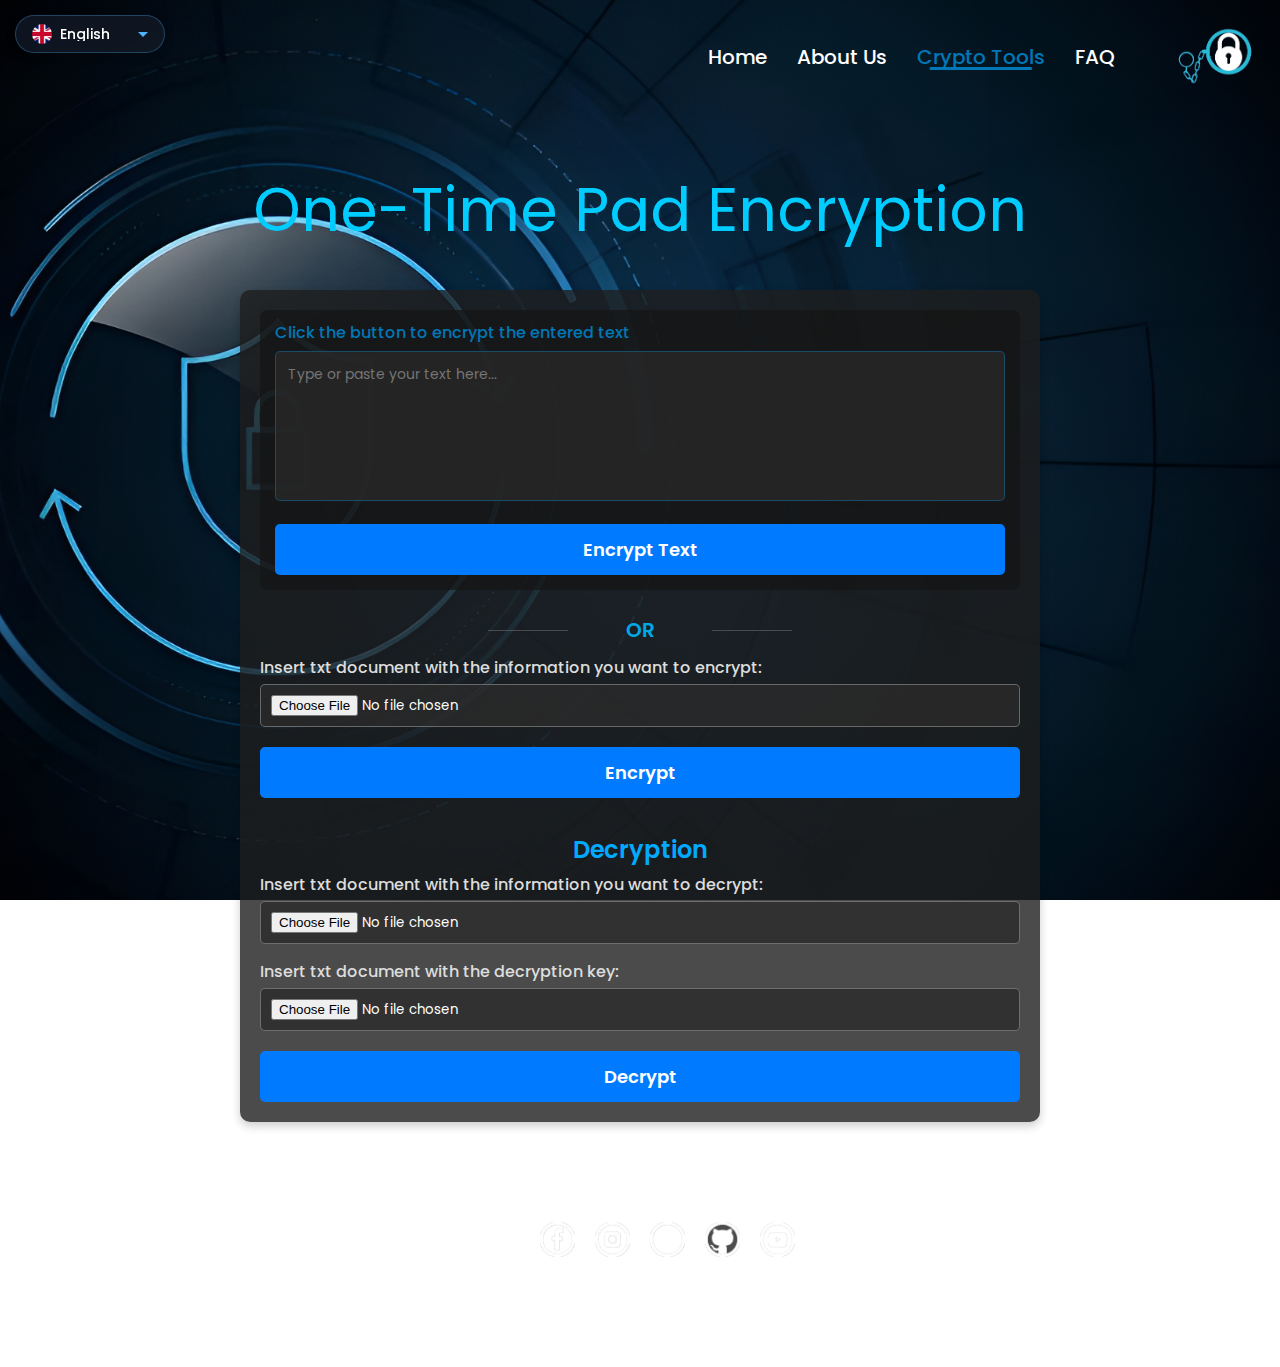
<file: otp.html>
<!DOCTYPE html>
<html lang="en">
<head>
    <meta charset="UTF-8">
    <meta name="viewport" content="width=device-width, initial-scale=1.0">

    <link rel="stylesheet" href="css/nullstyle.css">
    <link rel="stylesheet" href="css/style.css">
    <link rel="stylesheet" href="css/media.css">

    <link href="https://fonts.googleapis.com/css2?family=Poppins:wght@400;500;600;700&display=swap" rel="stylesheet">

    <link rel="icon" type="image/x-icon" href="image/icon.ico">
    <title data-i18n="otp_title">OTP</title>
</head>
<body>
    <!--
    Crypto Monocle
    Автор: Sira4110
    GitHub: https://github.com/Sira4110/Diplom_Sira4110
    Ліцензія: MIT
    -->
    <div class="wrapper">

        <!-- Додаємо перемикач мови сюди, перед хедером -->
        <div class="lang-switcher">
            <div class="lang-dropdown" id="language-dropdown">
                <div class="lang-current">
                    <img src="image/photo/en.png" alt="English flag" class="lang-flag" id="current-flag">
                    <span class="lang-name" id="current-language">English</span>
                    <span class="lang-arrow"></span>
                </div>
                <div class="lang-options">
                    <div class="lang-option" data-lang="en">
                        <img src="image/photo/en.png" alt="English flag" class="lang-flag">
                        <span class="lang-name">English</span>
                    </div>
                    <div class="lang-option" data-lang="ua">
                        <img src="image/photo/ua.png" alt="Ukrainian flag" class="lang-flag">
                        <span class="lang-name">Українська</span>
                    </div>
                </div>
            </div>
        </div>

        <header class="header">
            <div class="container">
                <div class="header_inner">
                    <nav class="menu">
                        <ul class="menu_list">
                            <li class="menu_item">
                                <a href="index.html" class="menu_link" data-i18n="home">Home</a>
                            </li>
                            <li class="menu_item">
                                <a href="about.html" class="menu_link" data-i18n="about">About Us</a>
                            </li>
                            <li class="menu_item">
                                <a href="tools.html" class="menu_link active" data-i18n="tools">Crypto Tools</a>
                            </li>
                            <li class="menu_item">
                                <a href="faq.html" class="menu_link" data-i18n="faq">FAQ</a>
                            </li>
                        </ul>
                    </nav>
                    <a href="index.html" class="header_logo">
                        <img src="image/logo.png" alt="logo" class="logo_img">
                    </a>
                    <div class="header_burger">
                        <span></span>
                    </div>
                </div>
            </div>
        </header>

        <main class="main">

            <section class="faq">
                <div class="container">
                    <div class="faq_inner">
                        <h1 class="faq_title" data-i18n="otp_title">One-Time Pad Encryption</h1>
                        
                        <!-- Оновлений HTML код для otp.html -->
                            <div class="otp_container">
                                
                                <!-- Новий блок з текстовим полем для введення -->
                                <div class="text-input-section">
                                    <p class="input-hint" data-i18n="otp_input_hint">Click the button to encrypt the entered text</p>
                                    <textarea id="inputText" placeholder="" class="fixed-textarea" data-i18n-placeholder="otp_placeholder"></textarea>
                                    <div class="text-actions">
                                        <button onclick="otp.encryptText()" class="primary-btn" data-i18n="otp_encrypt_btn">Encrypt Text</button>
                                    </div>
                                    
                                    <!-- Блок результатів шифрування (прихований за замовчуванням) -->
                                    <div id="encryptionResults" class="encryption-results" style="display: none;">
                                        <div class="result-actions">
                                            <button onclick="otp.downloadEncryptedText()" class="secondary-btn" data-i18n="otp_download_btn">Download txt files</button>
                                            <button onclick="otp.copyEncryptedText()" class="secondary-btn" data-i18n="otp_copy_text_btn">Copy text</button>
                                            <button onclick="otp.copyEncryptionKey()" class="secondary-btn" data-i18n="otp_copy_key_btn">Copy the key</button>
                                        </div>
                                    </div>
                                </div>
                                
                                <div class="section-divider" data-i18n="otp_or">OR</div>
                                
                                <label for="inputFile" data-i18n="otp_insert_doc">Insert txt document with the information you want to encrypt:</label>
                                <input type="file" id="inputFile" />
                                <button onclick="otp.encryptFile()" data-i18n="otp_encrypt_file_btn">Encrypt</button>

                                <br><br>

                                <h2 data-i18n="otp_decryption_title">Decryption</h2>

                                <label for="encryptedFile" data-i18n="otp_decrypt_doc">Insert txt document with the information you want to decrypt:</label>
                                <input type="file" id="encryptedFile" />

                                <label for="keyFile" data-i18n="otp_key_doc">Insert txt document with the decryption key:</label>
                                <input type="file" id="keyFile" />

                                <button onclick="otp.decryptFile()" data-i18n="otp_decrypt_btn">Decrypt</button>
                            </div>

                        <div class="home_inner">
                            <div class="home_social_fixed">
                                <a href="#" class="home_social--link">
                                    <img src="image/icon/Facebook.png" alt="social" class="social_img">
                                </a>
                                <a href="#" class="home_social--link">
                                    <img src="image/icon/Instagram.png" alt="social" class="social_img">
                                </a>
                                <a href="#" class="home_social--link tooltip" id="copy-email">
                                    <img src="image/icon/Gmail.png" alt="social" class="social_img">
                                    <span class="tooltip-text">Email: cryptomonocle@gmail.com</span>
                                </a>
                                <a href="#" class="home_social--link">
                                    <img src="image/icon/Github.png" alt="social" class="social_img">
                                </a>
                                <a href="#" class="home_social--link">
                                    <img src="image/icon/Youtube.png" alt="social" class="social_img">
                                </a>
                            </div>
                        </div>
                    </div>
                </div>
            </section>
        </main>
    </div>

    <script src="js/scrollreveal.min.js"></script>
    <script src="https://code.jquery.com/jquery-3.6.1.min.js"></script>
    <script src="js/slick.min.js"></script>
    <script src="js/script.js"></script>
    <script src="js/otp.js"></script>
    <script src="js/lang.js"></script>
</body>
</html>
</file>
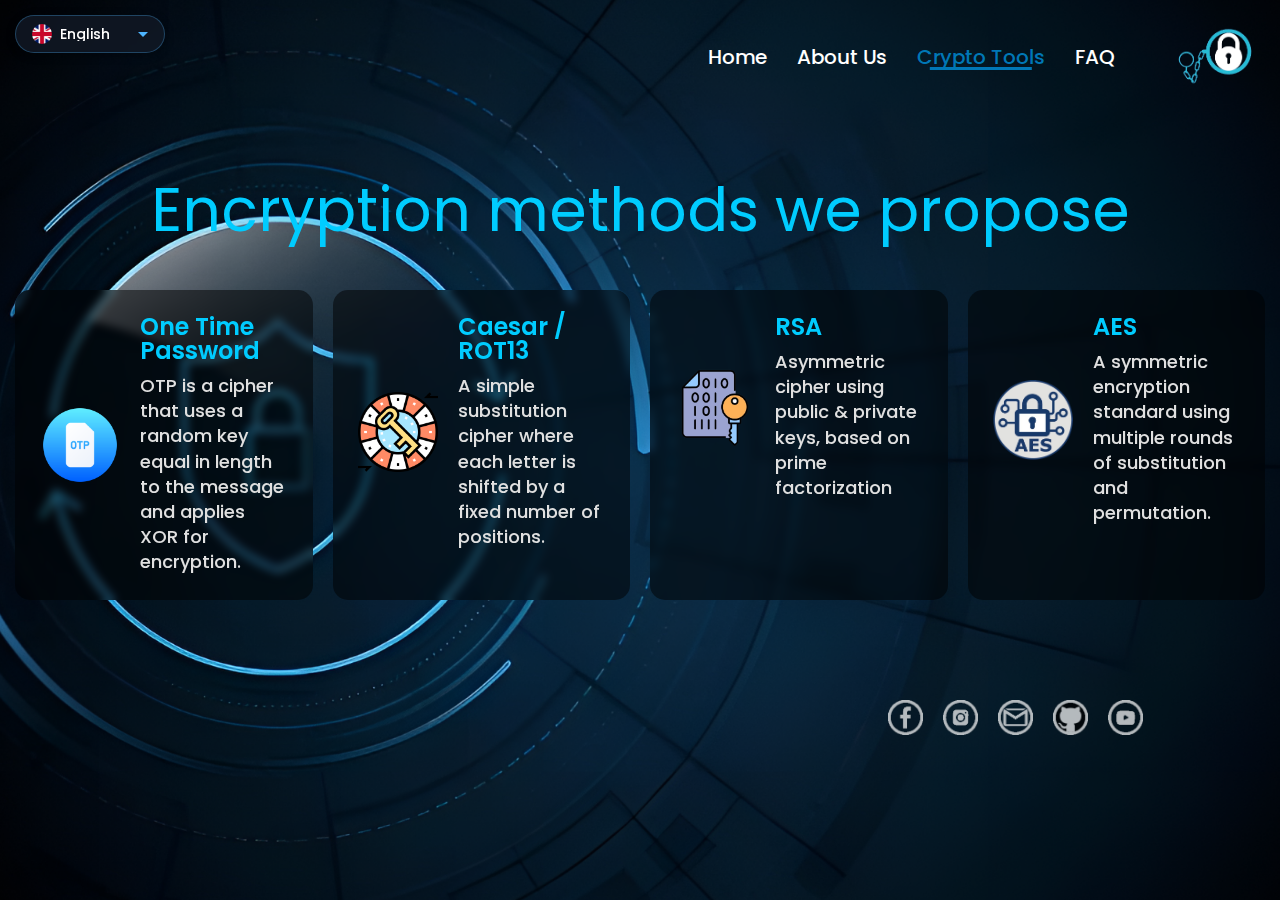
<file: tools.html>
<!DOCTYPE html>
<html lang="en">
<head>
    <meta charset="UTF-8">
    <meta name="viewport" content="width=device-width, initial-scale=1.0">

    <link rel="stylesheet" href="css/nullstyle.css">
    <link rel="stylesheet" href="css/style.css">
    <link rel="stylesheet" href="css/media.css">

    <link href="https://fonts.googleapis.com/css2?family=Poppins:wght@400;500;600;700&display=swap" rel="stylesheet">

    <link rel="icon" type="image/x-icon" href="image/icon.ico">
    <title data-i18n="tools">Crypto Tools</title>
</head>
<body>
    <!--
    Crypto Monocle
    Автор: Sira4110
    GitHub: https://github.com/Sira4110/Diplom_Sira4110
    Ліцензія: MIT
    -->
    <div class="wrapper">
        <!-- Додаємо перемикач мови сюди, перед хедером -->
        <div class="lang-switcher">
            <div class="lang-dropdown" id="language-dropdown">
                <div class="lang-current">
                    <img src="image/photo/en.png" alt="English flag" class="lang-flag" id="current-flag">
                    <span class="lang-name" id="current-language">English</span>
                    <span class="lang-arrow"></span>
                </div>
                <div class="lang-options">
                    <div class="lang-option" data-lang="en">
                        <img src="image/photo/en.png" alt="English flag" class="lang-flag">
                        <span class="lang-name">English</span>
                    </div>
                    <div class="lang-option" data-lang="ua">
                        <img src="image/photo/ua.png" alt="Ukrainian flag" class="lang-flag">
                        <span class="lang-name">Українська</span>
                    </div>
                </div>
            </div>
        </div>

        <header class="header">
            <div class="container">
                <div class="header_inner">
                    <nav class="menu">
                        <ul class="menu_list">
                            <li class="menu_item">
                                <a href="index.html" class="menu_link" data-i18n="home">Home</a>
                            </li>
                            <li class="menu_item">
                                <a href="about.html" class="menu_link" data-i18n="about">About Us</a>
                            </li>
                            <li class="menu_item">
                                <a href="tools.html" class="menu_link active" data-i18n="tools">Crypto Tools</a>
                            </li>
                            <li class="menu_item">
                                <a href="faq.html" class="menu_link" data-i18n="faq">FAQ</a>
                            </li>
                        </ul>
                    </nav>
                    <a href="index.html" class="header_logo">
                        <img src="image/logo.png" alt="logo" class="logo_img">
                    </a>
                    <div class="header_burger">
                        <span></span>
                    </div>
                </div>
            </div>
        </header>
    
        <main class="main">

            <section class="tools">
                <div class="container">
                    <div class="tools_inner">
                        <h1 class="tools_title" data-i18n="tools_title">Encryption methods we propose</h1>
                        <div class="tools_grid">
                            <a href="otp.html" class="tool_card">
                                <div class="tool_content">
                                    <img src="image/photo/otp.png" alt="OTP" class="tool_icon">
                                    <div class="tool_info">
                                        <h3 class="tool_name" data-i18n="tool_otp_name">One Time Password</h3>
                                        <p class="tool_descr" data-i18n="tool_otp_descr">OTP is a cipher that uses a random key equal in length to the message and applies XOR for encryption.</p>
                                    </div>
                                </div>
                            </a>
                            <a href="caesar.html" class="tool_card">
                                <div class="tool_content">
                                    <img src="image/photo/caesar.png" alt="Caesar" class="tool_icon">
                                    <div class="tool_info">
                                        <h3 class="tool_name" data-i18n="tool_caesar_name">Caesar / ROT13</h3>
                                        <p class="tool_descr" data-i18n="tool_caesar_descr">A simple substitution cipher where each letter is shifted by a fixed number of positions.</p>
                                    </div>
                                </div>
                            </a>
                            <a href="rsa.html" class="tool_card">
                                <div class="tool_content">
                                    <img src="image/photo/rsa.png" alt="RSA" class="tool_icon">
                                    <div class="tool_info">
                                        <h3 class="tool_name" data-i18n="tool_rsa_name">RSA</h3>
                                        <p class="tool_descr" data-i18n="tool_rsa_descr">Asymmetric cipher using public & private keys, based on prime factorization</p>
                                    </div>
                                </div>
                            </a>
                            <a href="aes.html" class="tool_card">
                                <div class="tool_content">
                                    <img src="image/photo/aes.png" alt="AES" class="tool_icon">
                                    <div class="tool_info">
                                        <h3 class="tool_name" data-i18n="tool_aes_name">AES</h3>
                                        <p class="tool_descr" data-i18n="tool_aes_descr">A symmetric encryption standard using multiple rounds of substitution and permutation.</p>
                                    </div>
                                </div>
                            </a>
                        </div>
                        
                        <div class="home_inner">
                            <div class="parent-container">
                                <div class="home_social_fixed_v3">
                                    <a href="#" class="home_social--link">
                                        <img src="image/icon/Facebook.png" alt="social" class="social_img">
                                    </a>
                                    <a href="#" class="home_social--link">
                                        <img src="image/icon/Instagram.png" alt="social" class="social_img">
                                    </a>
                                    <a href="#" class="home_social--link tooltip" id="copy-email">
                                        <img src="image/icon/Gmail.png" alt="social" class="social_img">
                                        <span class="tooltip-text">Email: cryptomonocle@gmail.com</span>
                                    </a>
                                    <a href="#" class="home_social--link">
                                        <img src="image/icon/Github.png" alt="social" class="social_img">
                                    </a>
                                    <a href="#" class="home_social--link">
                                        <img src="image/icon/Youtube.png" alt="social" class="social_img">
                                    </a>
                                </div>
                            </div>
                        </div>
                    </div>
                </div>
            </section>
        </main>
    </div>
    <script src="js/scrollreveal.min.js"></script>
    <script src="https://code.jquery.com/jquery-3.6.1.min.js"></script>
    <script src="js/slick.min.js"></script>
    <script src="js/script.js"></script>
    <script src="js/lang.js"></script>
</body>
</html>
</file>
<file: css/nullstyle.css>
*{
	padding: 0;
	margin: 0;
	border: 0;
}

*,*::before,*::after{
	-moz-box-sizing: border-box;
	-webkit-box-sizing: border-box;
	box-sizing: border-box;
}

:focus:active{
	outline: none;
}
a:focus,a:active{
	outline: none;
}

nav,footer,header,aside{
	display: block;
}

html,body{
	height: 100%;
	width: 100%;
	font-size: 100%;
	line-height: 1;
	font-size: 20px;
	-ms-text-size-adjust: 100%;
	-moz-text-size-adjust: 100%;
	-webkit-text-size-adjust: 100%;
}

input,button,textarea{
	font-family: 'Poppins', sans-serif;
	outline: none;
}

input::-ms-clear{
	display: none;
}
button{
	cursor: pointer;
}
button::-moz-focus-inner{
	padding:0;border:0;
}
a, a:visited{
	text-decoration: none;
}
a:hover{
	text-decoration: none;
}
ul li{
	list-style: none;
}
img{
	vertical-align: top;
}
h1,h2,h3,h4,h5,h6{
	font-size: inherit;font-weight: 400;
}


body{
	font-family: 'Roboto Mono', monospace;
}
</file>
<file: css/style.css>
@font-face {
    font-family: "Reey";
    src: url('../fonts/ReeyRegular.woff2');
}

html{
    scroll-behavior: smooth;
}

body{
    font-family: "Poppins", sans-serif;
    font-weight: 500;
    color: #FFFFFF;
}

::-webkit-scrollbar{
    width: 10px;
}

::-webkit-scrollbar-track{
    background-color: #2C2F33;
}

::-webkit-scrollbar-thumb{
    background-color: #0077B6;
}

::-webkit-scrollbar-thumb:hover {
    background-color: #00A8E8;
}

.container{
    max-width: 1430px;
    margin: 0 auto;
    padding: 0 15px;
}

/* .wrapper{
    display: flex;
    flex-direction: column;
    min-height: 100vh;
    background-image: url('../image/background_fixed.png');
    background-repeat: no-repeat;
    background-size: cover;
    background-position: 40% 50%;
    background-attachment: fixed;
} */

.wrapper {
    display: flex;
    flex-direction: column;
    min-height: 100vh;
    background-image: url('../image/background_fixed.png');
    background-repeat: no-repeat;
    background-size: cover;
    background-position: 40% 50%;
    background-attachment: fixed; /* This is causing the issue on mobile */
}

/* .wrapper-home{
    display: flex;
    flex-direction: column;
    min-height: 100vh;
    background-image: url('../image/background.png');
    background-repeat: no-repeat;
    background-size: cover;
    background-position: 40% 50%;
} */

.wrapper-home {
    display: flex;
    flex-direction: column;
    min-height: 100vh;
    background-image: url('../image/background.png');
    background-repeat: no-repeat;
    background-size: cover;
    background-position: center center; /* Changed from 40% 50% */
    width: 100%;
    overflow-x: hidden;
}

.main{
    min-height: 100%;
    flex: 1 1 auto;
}

.header{
    padding: 20px 0;
    height: 80px;
    width: 100%;
    top: 0;
    right: 0;
    position: relative;
    z-index: 5;
}

.home{
    padding-top: 100px;
}

.header_inner{
    display: flex;
    align-items: center;
    justify-content: end;
}

.menu_list{
    display: flex;
    align-items: center;
}

.menu_item{
    margin-left: 30px;
}

.menu_item:first-child{
    margin-left: 0;
}

.menu_link{
    color: #FFFFFF;
    font-size: 20px;
    position: relative;
}

.menu_link::after{
    content: '';
    display: block;
    position: absolute;
    width: 0;
    height: 3px;
    background-color: #0077B6;
    transform: translate(-50%);
    left:50%;
    transition: all 0.3s ease-in-out;
}

.menu_link:hover{
    color: #0077B6;
}

.menu_link:hover::after{
    width: 80%;
}

.header_logo{
    margin-left: 50px;
}

.logo_img{
    max-width: 100px;
}

.home_inner{
    text-align: right;
    max-width: 500px;
    text-align: center;
    margin-left: auto;
}

.home_subtitle{
    font-weight: 600;
    color: #CCCCCC;
    font-size: 30px;
    margin-bottom: 10px;
}

.home_title{
    font-size: 80px;
    font-weight: 700;
    color: #00CCFF;
}

.home_descr{
    font-family: 'Robot';
    font-size: 40px;
    color: #E0E0E0;
    margin-top: -5px;
    margin-bottom: 30px;
}

.home_text{
    color: #E0E0E0;
    font-size: 20px;
    font-weight: 300;
    line-height: 30px;
    margin-bottom: 40px;
}

.home_link{
    font-weight: 600;
    color: #FFFFFF;
    background-color: #00CCFF; 
    padding: 8px 60px;
    border-radius: 30px;
    letter-spacing: 2px;
    transition: all 0.3s ease-in-out;
}

.home_link:hover{
    background-color: #0077B6;
}

.home_social{
    text-align: left;
    margin-top: 100px;
    opacity: 0.7;
    padding-bottom: 100px;
}

.home_social_fixed{
    text-align: left;
    margin-top: 100px;
    opacity: 0.7;
    padding-bottom: 10px;
}

.parent-container {
    display: flex;
    justify-content: center;
    position: relative;
}

.home_social_fixed_v3 {
    text-align: left;
    margin-top: 100px;
    opacity: 0.7;
    padding-bottom: 10px;
}

.home_social--link{
    margin-left: 15px;
}

.home_social--link:first-child{
    margin-left: 0;
}

.social_img{
    width: 35px;
    height: 35px;
    transition: all 0.3s ease-in-out;
}

.social_img:hover{
    transform: rotate(-15deg);
}

.tooltip {
    position: relative;
    display: inline-block;
    cursor: pointer;
}

.tooltip-text {
    visibility: hidden;
    max-width: 300px;
    background-color: #00A8E8;
    color: #fff;
    text-align: center;
    padding: 5px;
    border-radius: 5px;

    position: absolute;
    top: -40px;
    left: 50%;
    transform: translateX(-50%);
    z-index: 10;

    opacity: 0;
    transition: opacity 0.3s;
}

.tooltip:hover .tooltip-text {
    visibility: visible;
    opacity: 1;
}

#copy-message {
    visibility: hidden;
    position: fixed;
    bottom: 20px;
    left: 50%;
    transform: translateX(-50%);
    background-color: #0077B6;
    color: #fff;
    padding: 10px 20px;
    border-radius: 5px;
    opacity: 0;
    transition: opacity 0.3s ease-in-out;
    font-size: 16px;
}

.menu_link.active {
    color: #0077B6;
}

.menu_link.active::after {
    width: 80%;
}

/* ----------------------------------------------------------------------------- */

.about {
    padding: 100px 0;
}

.about_inner {
    max-width: 800px;
    margin: 0 auto;
}

.about_title {
    font-size: 60px;
    color: #00CCFF;
    text-align: center;
    margin-bottom: 50px;
}

.about_block {
    background: rgba(0, 0, 0, 0.5);
    padding: 30px;
    border-radius: 15px;
    margin-bottom: 30px;
    backdrop-filter: blur(5px);
}

.about_subtitle {
    color: #00CCFF;
    font-size: 28px;
    margin-bottom: 20px;
}

.about_text {
    color: #E0E0E0;
    font-size: 16px;
    line-height: 1.6;
}

/* ----------------------------------------------------------------------- */

.faq {
    padding: 100px 0;
}

.faq_inner {
    max-width: 800px;
    margin: 0 auto;
}

.faq_title {
    font-size: 60px;
    color: #00CCFF;
    text-align: center;
    margin-bottom: 50px;
}

.faq_list {
    display: flex;
    flex-direction: column;
    gap: 20px;
    margin-bottom: 50px;
}

.faq_item {
    background: rgba(0, 0, 0, 0.5);
    padding: 25px;
    border-radius: 15px;
    backdrop-filter: blur(5px);
    transition: transform 0.3s ease;
}

.faq_item:hover {
    transform: translateX(10px);
}

.faq_question {
    color: #00CCFF;
    font-size: 24px;
    font-weight: 600;
    margin-bottom: 15px;
    position: relative;
    padding-left: 30px;
}

.faq_question::before {
    content: "Q:";
    position: absolute;
    left: 0;
    color: #0077B6;
}

.faq_answer {
    color: #E0E0E0;
    font-size: 16px;
    line-height: 1.6;
    padding-left: 30px;
    position: relative;
}

.faq_answer::before {
    content: "A:";
    position: absolute;
    left: 0;
    color: #00A8E8;
}

/* --------------------------------------------------------------------------- */

.tools {
    padding: 100px 0;
}

.tools_title {
    font-size: 60px;
    color: #00CCFF;
    text-align: center;
    margin-bottom: 50px;
}

.tools_grid {
    display: grid;
    grid-template-columns: repeat(auto-fit, minmax(250px, 1fr)); 
    gap: 20px;
}

.tool_card {
    background: rgba(0, 0, 0, 0.5);
    border-radius: 15px;
    padding: 25px;
    backdrop-filter: blur(5px);
    transition: transform 0.3s ease;
}

.tool_card:hover {
    transform: translateY(-5px);
    background: rgba(0, 0, 0, 0.7);
}

.tool_content {
    display: flex;
    align-items: center;
    gap: 20px;
}

.tool_icon {
    width: 80px;
    height: 80px;
    object-fit: contain;
}

.tool_name {
    color: #00CCFF;
    font-size: 24px;
    font-weight: 600;
    margin-bottom: 10px;
}

.tool_descr {
    color: #E0E0E0;
    font-size: 16px;
    line-height: 1.4;
}

.tool_card p {
    font-size: 18px;
}

.tool_card h2 {
    font-size: 24px;
}

.tool_card button {
    font-size: 18px;
}

/* --------------------------------------------------------------------------- */

.otp_container {
    max-width: 800px;
    margin: 0 auto;
    padding: 20px;
    background: rgba(30, 30, 30, 0.8); /* Прозора чорна рамка */
    border-radius: 10px;
    box-shadow: 0 4px 10px rgba(0, 0, 0, 0.2);
    color: #fff;
    font-family: 'Poppins', sans-serif;
}

.otp_container h2 {
    font-size: 24px;
    font-weight: 600;
    margin-bottom: 15px;
    text-align: center;
    color: #00aaff; /* Блакитний заголовок */
}

.otp_container label {
    display: block;
    font-size: 16px; /* Трохи більший текст */
    font-weight: 500;
    margin-bottom: 8px; /* Більший відступ */
    color: #ddd;
}

.otp_container input[type="file"] {
    display: block;
    width: 100%;
    padding: 10px;
    margin-bottom: 20px; /* Більший відступ */
    border: 1px solid rgba(255, 255, 255, 0.3); /* Прозора рамка */
    border-radius: 5px;
    background: rgba(42, 42, 42, 0.8);
    color: #fff;
    cursor: pointer;
    transition: 0.3s ease;
}

.otp_container input[type="file"]:hover {
    background: rgba(50, 50, 50, 0.9);
}

.otp_container button {
    display: block;
    width: 100%;
    padding: 12px;
    margin-top: 10px;
    border: none;
    border-radius: 5px;
    background: #007bff; /* Блакитна кнопка */
    color: #fff;
    font-size: 18px; /* Трохи більший текст кнопки */
    font-weight: 600;
    cursor: pointer;
    transition: 0.3s ease;
}

.otp_container button:hover {
    background: #0056b3; /* Трохи темніший блакитний при наведенні */
}

/* --------------------------------------------------------------------------- */

/* Стилі для текстового поля */
.text-input-section {
    margin-bottom: 30px;
    background: rgba(20, 20, 20, 0.7);
    padding: 15px;
    border-radius: 8px;
}

.input-hint {
    color: #0077B6;
    font-size: 16px;
    margin-bottom: 10px;
    font-weight: 500;
}

.fixed-textarea {
    width: 100%;
    height: 150px;
    padding: 12px;
    background: rgba(40, 40, 40, 0.8);
    border: 1px solid rgba(0, 170, 255, 0.3);
    border-radius: 5px;
    color: #fff;
    font-family: 'Poppins', sans-serif;
    font-size: 14px;
    resize: none; /* Заборона зміни розміру */
    margin-bottom: 10px;
}

.fixed-textarea:focus {
    border-color: #00CCFF;
    outline: none;
    box-shadow: 0 0 5px rgba(0, 204, 255, 0.5);
}

/* Стилі для кнопок */
.text-actions {
    display: flex;
    justify-content: flex-end;
}

.primary-btn {
    padding: 10px 20px;
    background-color: #0077B6;
    color: white;
    border: none;
    border-radius: 5px;
    font-weight: 600;
    cursor: pointer;
    transition: background-color 0.3s ease;
}

.primary-btn:hover {
    background-color: #00A8E8;
}

/* Стилі для результатів шифрування */
.encryption-results {
    margin-top: 15px;
    padding: 15px;
    background: rgba(10, 10, 10, 0.8);
    border-radius: 5px;
}

.result-actions {
    display: flex;
    flex-wrap: wrap;
    gap: 10px;
}

.secondary-btn {
    padding: 8px 15px;
    background-color: #303030;
    color: #00CCFF;
    border: 1px solid #0077B6;
    border-radius: 4px;
    font-weight: 500;
    cursor: pointer;
    transition: all 0.3s ease;
}

.secondary-btn:hover {
    background-color: #0077B6;
    color: white;
}

.section-divider {
    text-align: center;
    font-weight: 600;
    color: #00A8E8;
    margin: 20px 0;
    position: relative;
}

.section-divider::before,
.section-divider::after {
    content: '';
    position: absolute;
    top: 50%;
    width: 80px;
    height: 1px;
    background-color: rgba(255, 255, 255, 0.2);
}

.section-divider::before {
    left: 30%;
}

.section-divider::after {
    right: 30%;
}

.decryption-result {
    margin-top: 25px;
    display: none;
}

.result-container {
    background: rgba(20, 20, 20, 0.7);
    padding: 15px;
    border-radius: 8px;
}

.result-container h3 {
    color: #00CCFF;
    font-size: 18px;
    margin-bottom: 10px;
}

.result-textarea {
    width: 100%;
    height: 120px;
    padding: 12px;
    background: rgba(40, 40, 40, 0.8);
    border: 1px solid rgba(0, 170, 255, 0.3);
    border-radius: 5px;
    color: #fff;
    font-family: 'Poppins', sans-serif;
    font-size: 14px;
    resize: none;
    margin-bottom: 10px;
}

/* Додайте до існуючої otp_container */
.otp_container {
    position: relative;
}

/* Індикатор формата даних */
.format-indicator {
    display: inline-block;
    font-size: 12px;
    padding: 2px 6px;
    margin-left: 10px;
    border-radius: 3px;
    background-color: #2a2a2a;
    color: #00CCFF;
}

/* --------------------------------------------------------------------------- */

.password-section {
    margin: 15px 0;
}

.password-input {
    width: 100%;
    padding: 12px;
    background: rgba(40, 40, 40, 0.8);
    border: 1px solid rgba(0, 170, 255, 0.3);
    border-radius: 5px;
    color: #fff;
    font-family: 'Poppins', sans-serif;
    font-size: 14px;
    margin-bottom: 10px;
}

.password-input:focus {
    border-color: #00CCFF;
    outline: none;
    box-shadow: 0 0 5px rgba(0, 204, 255, 0.5);
}

.key-generation-section {
    margin-bottom: 30px;
    background: rgba(20, 20, 20, 0.7);
    padding: 20px;
    border-radius: 8px;
}

.key-size-selection {
    margin: 15px 0;
    display: flex;
    align-items: center;
    flex-wrap: wrap;
    gap: 10px;
}

.key-size-select {
    padding: 8px 12px;
    background: rgba(40, 40, 40, 0.8);
    border: 1px solid rgba(0, 170, 255, 0.3);
    border-radius: 5px;
    color: #fff;
    font-family: 'Poppins', sans-serif;
}

.key-display {
    margin-top: 20px;
}

.key-container {
    margin-bottom: 20px;
    padding: 15px;
    background: rgba(10, 10, 10, 0.8);
    border-radius: 5px;
}

.key-textarea, 
.key-input-textarea,
.encrypted-textarea {
    width: 100%;
    height: 120px;
    padding: 12px;
    background: rgba(40, 40, 40, 0.8);
    border: 1px solid rgba(0, 170, 255, 0.3);
    border-radius: 5px;
    color: #fff;
    font-size: 14px;
    resize: none;
    margin: 10px 0;
    line-height: 1.5;
    overflow-x: auto;
    white-space: pre;
}

.key-actions {
    display: flex;
    flex-wrap: wrap;
    gap: 10px;
}

.warning-text {
    color: #ff6347;
    font-size: 14px;
    margin-top: 10px;
    font-weight: 500;
}

.key-input-section {
    margin: 15px 0;
}

.file-input-section {
    margin-bottom: 30px;
    background: rgba(20, 20, 20, 0.7);
    padding: 20px;
    border-radius: 8px;
}

/* --------------------------------------------------------------------------- */

/* Стилі для мовного перемикача - оновлена версія */
.lang-switcher {
    position: absolute;
    top: 15px; 
    left: 15px; 
    z-index: 1000;
    transition: all 0.3s ease-in-out;
    pointer-events: auto; /* Забезпечуємо, що перемикач завжди реагує на кліки */
}

.lang-dropdown {
    background-color: rgba(18, 25, 38, 0.8);
    border-radius: 20px;
    padding: 8px 16px;
    cursor: pointer;
    backdrop-filter: blur(5px);
    border: 1px solid rgba(77, 181, 255, 0.3);
    min-width: 150px;
    box-shadow: 0 2px 10px rgba(0, 0, 0, 0.3);
    position: relative;
}

.lang-current {
    display: flex;
    align-items: center;
    justify-content: space-between;
}

.lang-flag {
    width: 20px;
    height: 20px;
    border-radius: 50%;
    object-fit: cover;
    margin-right: 8px;
    flex-shrink: 0;
}

.lang-name {
    color: #fff;
    font-family: 'Poppins', sans-serif;
    font-size: 14px;
    white-space: nowrap;
    overflow: hidden;
    text-overflow: ellipsis;
    flex-grow: 1;
}

.lang-arrow {
    border-style: solid;
    border-width: 5px 5px 0 5px;
    border-color: #4DB5FF transparent transparent transparent;
    margin-left: 8px;
    transition: transform 0.3s ease;
    flex-shrink: 0;
}

.lang-dropdown.active .lang-arrow {
    transform: rotate(180deg);
}

.lang-options {
    position: absolute;
    top: 100%;
    left: 0;
    width: 100%;
    background-color: rgba(18, 25, 38, 0.9);
    border-radius: 0 0 15px 15px;
    display: none;
    overflow: hidden;
    box-shadow: 0 4px 12px rgba(0, 0, 0, 0.2);
    border: 1px solid rgba(77, 181, 255, 0.3);
    border-top: none;
    margin-top: 2px;
    z-index: 1001;
}

.lang-dropdown.active .lang-options {
    display: block;
}

.lang-option {
    display: flex;
    align-items: center;
    padding: 8px 16px;
    transition: background-color 0.3s ease;
}

.lang-option:hover {
    background-color: rgba(77, 181, 255, 0.2);
}

/* --------------------------------------------------------------------------- */

/* Стилі для блоку з кнопками інструкцій */
.instruction-buttons {
    display: flex;
    flex-wrap: wrap;
    gap: 15px;
    margin-top: 20px;
    justify-content: center;
}

.instruction-btn {
    display: flex;
    align-items: center;
    padding: 10px 20px;
    background: rgba(0, 119, 182, 0.8);
    border-radius: 8px;
    color: white;
    text-decoration: none;
    transition: all 0.3s ease;
    border: 1px solid rgba(0, 204, 255, 0.3);
    box-shadow: 0 2px 5px rgba(0, 0, 0, 0.2);
    font-weight: 500;
    min-width: 220px;
    justify-content: center;
}

.instruction-btn:hover {
    background: rgba(0, 168, 232, 0.9);
    transform: translateY(-2px);
    box-shadow: 0 4px 8px rgba(0, 0, 0, 0.3);
}

.instruction-btn.english-btn {
    background: linear-gradient(135deg, rgba(0, 119, 182, 0.8), rgba(0, 85, 130, 0.9));
}

.instruction-btn.ukrainian-btn {
    background: linear-gradient(135deg, rgba(0, 87, 184, 0.8), rgba(255, 215, 0, 0.2));
}

.btn-flag {
    width: 20px;
    height: 20px;
    border-radius: 50%;
    margin-right: 10px;
    box-shadow: 0 0 3px rgba(0, 0, 0, 0.3);
}
</file>
<file: css/media.css>
@media(max-width:867.98px){
    .body.lock{
        overflow: hidden;
    }

    .wrapper{
        position: relative;
        background-attachment: scroll; 
    }

    .wrapper::before{
        content: '';
        background-color: rgba(0, 0, 0, 0.5);
        width: 100%;
        height: 100%;
        position: absolute;
        top: 0;
        left: 0;
        z-index: 2;
    }

    .header{
        position: relative;
        z-index: 50;
    }

    .header_logo{
        position: relative;
        z-index: 5;
        margin-left: 0;
    }

    .header_inner{
        display: flex;
        justify-content: space-between;
    }

    .header_burger{
        display: block;
        position: relative;
        width: 36px;
        height: 25px;
        z-index: 5;
    }

    .header_burger::before, 
    .header_burger::after, 
    .header_burger span{
        content: '';
        position: absolute;
        height: 3px;
        background-color: #FFFFFF;
        width: 100%;
        transition: all 0.3s ease-in-out;
    }
    
    .header_burger::before{
        top: 0;
    }
    
    .header_burger::after{
        bottom: 0;
    }
    
    .header_burger span{
        top: 11px;
        transition: all 0.3s ease-in-out;
    }

    .header_burger.active::after{
		transform: rotate(-45deg);
		bottom: 11px;
	}
	.header_burger.active::before{
		transform: rotate(45deg);
		top: 11px;
	}
	.header_burger.active span{
		transform: scale(0);
	}

    .menu{
        position: fixed;
        top: 0;
        width: 100%;
        height: 100%;
        right: -100%;
        background-color: rgba(0, 0, 0, 0.8);
        padding: 150px 15px 0 0;
        overflow: auto;
        transition: all 0.3s ease-in-out;
        z-index: 5;
    }

    .menu.active{
        right: 0;
    }

    .menu_list{
        display: block;
        text-align: right;
    }

    .menu_item{
        margin-bottom: 40px;
    }

    .menu_link{
        font-size: 32px;
        color: #FFFFFF;
    }

    .home_inner{
        position: relative;
        z-index: 5;
        display: block;
        margin: 0 auto;
    }

    .home_descr{
        color: #E0E0E0;
    }

    .home_social{
        text-align: center;
    }

    .home_social_fixed{
        text-align: center;
    }

    .faq_title {
        font-size: 48px;
    }
    
    .faq_question {
        font-size: 20px;
    }
    
    .faq_answer {
        font-size: 14px;
    }

    .tools_grid {
        grid-template-columns: 1fr;
        max-width: 500px;
    }
    
    .tools_title {
        font-size: 48px;
    }

    .tool_content {
        flex-direction: column;
        text-align: center;
    }

    .tool_name {
        font-size: 20px;
    }

    .tool_descr {
        font-size: 14px;
    }

    .tools_inner {
        position: relative;
        z-index: 3; /* Higher than the overlay's z-index of 2 */
    }

    .faq_inner {
        position: relative;
        z-index: 3; /* Higher than the overlay's z-index of 2 */
    }

    /* -------------------------------------------------------------------- */

    /* Оновлені стилі для перемикача мови на мобільних пристроях */
    .lang-switcher {
        position: absolute;
        top: 20px;
        right: 70px; /* Розташовуємо праворуч від бургер-меню */
        left: auto; /* Скидаємо лівий відступ */
        z-index: 51; /* Підвищуємо z-index, щоб перемикач був над іншими елементами */
        pointer-events: auto; /* Забезпечуємо, що клікабельність працює */
    }
    
    .lang-dropdown {
        min-width: 120px; /* Зменшуємо розмір на мобільних */
        padding: 6px 12px;
    }
    
    .lang-name {
        font-size: 13px;
    }

    /* Стилі для перемикача мови, коли меню активне */
    .lang-switcher.mobile-active {
        right: auto; 
        left: 20px; 
        top: 80px; 
        position: fixed;
        z-index: 51; 
    }
    
    /* Стилі для випадаючого списку в мобільному режимі */
    .lang-options {
        /* Забезпечуємо, що випадаючий список завжди на передньому плані */
        z-index: 1002; 
    }

    .lang-dropdown.active .lang-options {
        display: block;
        /* Забезпечуємо, що опції мови завжди видимі над іншими елементами */
        z-index: 1002;
    }

    /* -------------------------------------------------------------------- */

    .instruction-buttons {
        flex-direction: column;
        align-items: center;
    }
    
    .instruction-btn {
        width: 100%;
        max-width: 280px;
    }
}

@media(max-width:500.98px){
    .home_title{
        font-size: calc(50px + (80 - 50) * ((100vw - 320px) / (500 - 320)));
    }

    .home_descr{
        font-size: calc(30px + (45 - 30) * ((100vw - 320px) / (500 - 320)));
    }

    .home_text{
        font-size: calc(14px + (20 - 14) * ((100vw - 320px) / (500 - 320)));
    }

    .faq_title {
        font-size: calc(36px + (48 - 36) * ((100vw - 320px) / (500 - 320)));
    }
    
    .faq_item {
        padding: 20px;
    }
    
    .faq_question {
        font-size: 18px;
    }

    .tools {
        padding: 50px 0;
    }

    .tools_title {
        font-size: calc(36px + (48 - 36) * ((100vw - 320px) / (500 - 320)));
    }

    .tool_card {
        padding: 15px;
    }

    .tool_icon {
        width: 60px;
        height: 60px;
    }

    .lang-switcher.mobile-active {
        top: 70px;
    }

    /* ------------------------------------------------------------------ */

    .lang-switcher {
        top: 18px;
        right: 60px;
    }
    
    .lang-dropdown {
        min-width: 100px;
        padding: 5px 10px;
    }
    
    .lang-flag {
        width: 18px;
        height: 18px;
        margin-right: 6px;
    }
    
    .lang-name {
        font-size: 12px;
    }
    
    .lang-arrow {
        border-width: 4px 4px 0 4px;
        margin-left: 5px;
    }
}

@media(max-width: 1200px) {
    .tools_grid {
        grid-template-columns: repeat(2, 1fr);
        max-width: 800px;
        gap: 20px;
    }
}

@media (max-width: 768px) {
    .tools_grid {
        display: flex;
        flex-direction: column;
        align-items: center;
    }

    .tool_card {
        width: 100%;
        max-width: 400px; /* Щоб картки не були занадто широкі */
        margin-bottom: 20px;
    }

    .tool_card p {
        font-size: 18px;
    }

    .result-actions {
        flex-direction: column;
    }
    
    .secondary-btn {
        width: 100%;
    }
}
</file>
